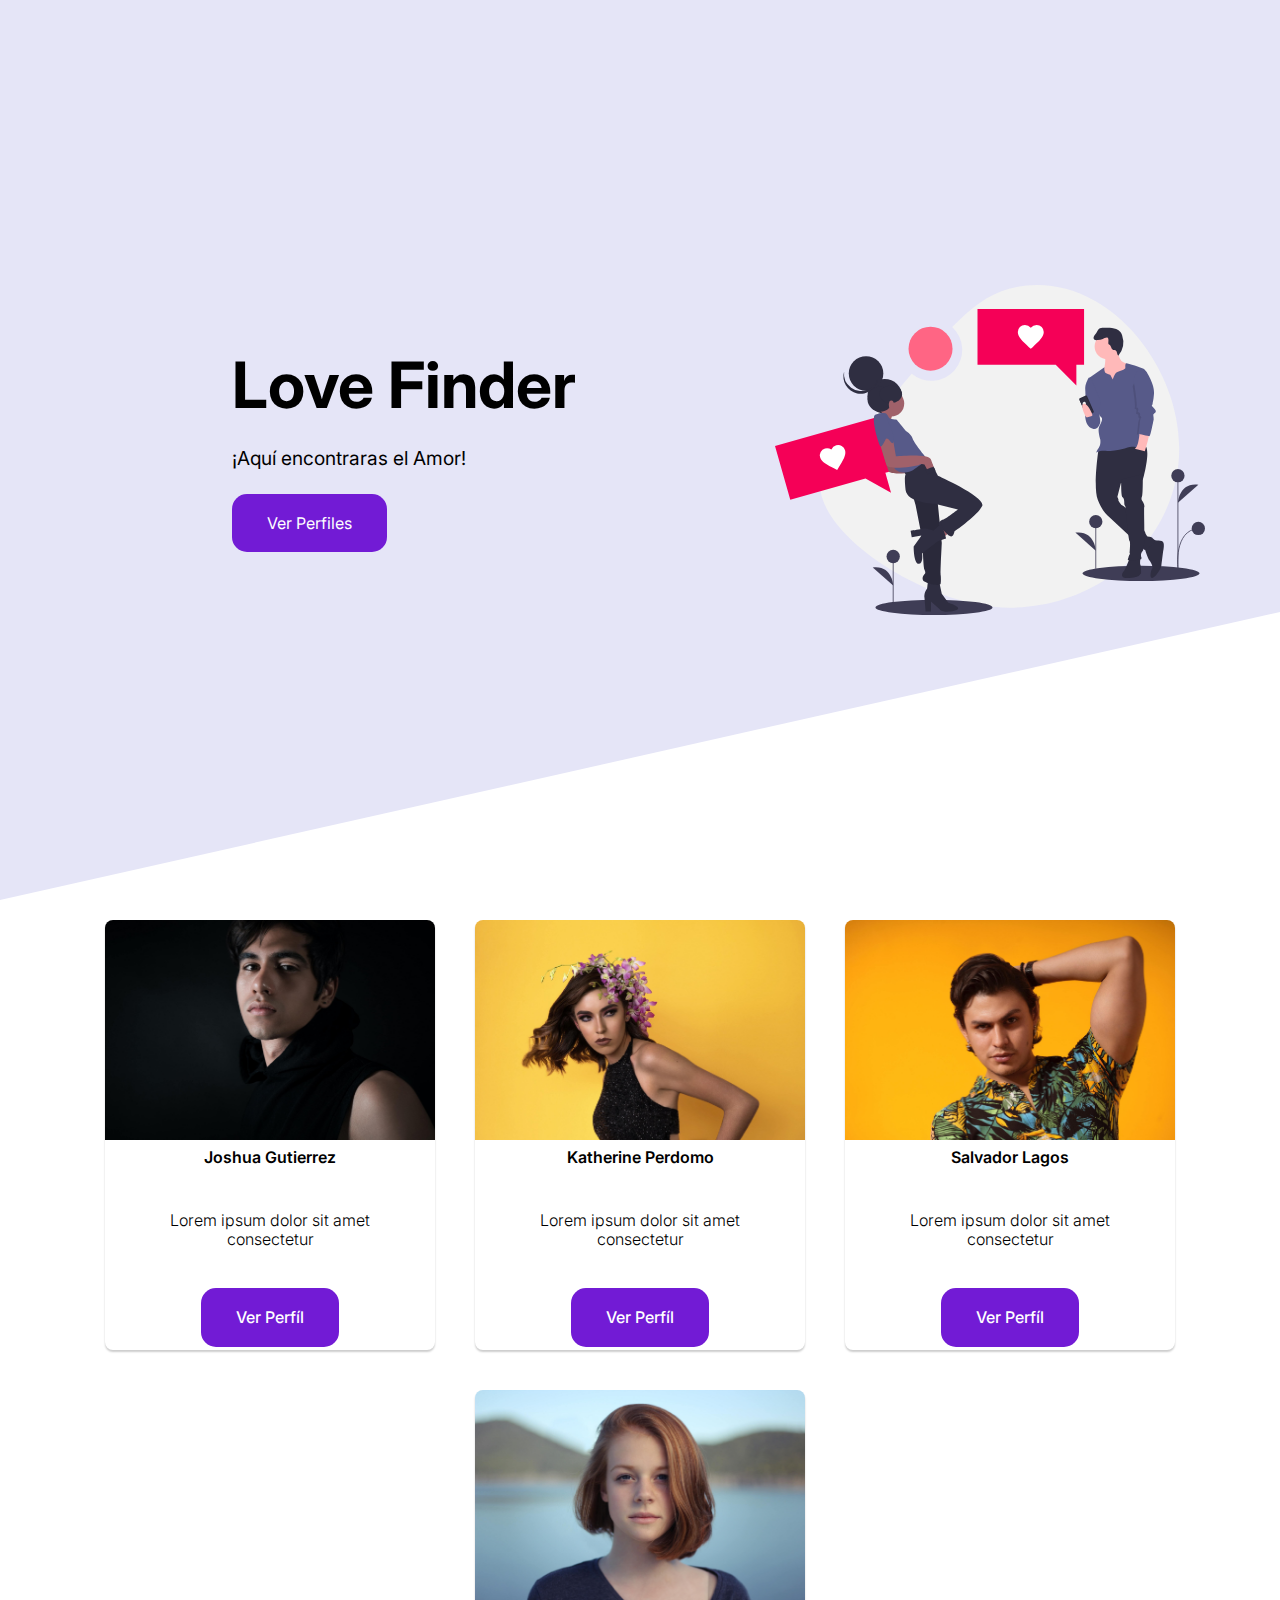
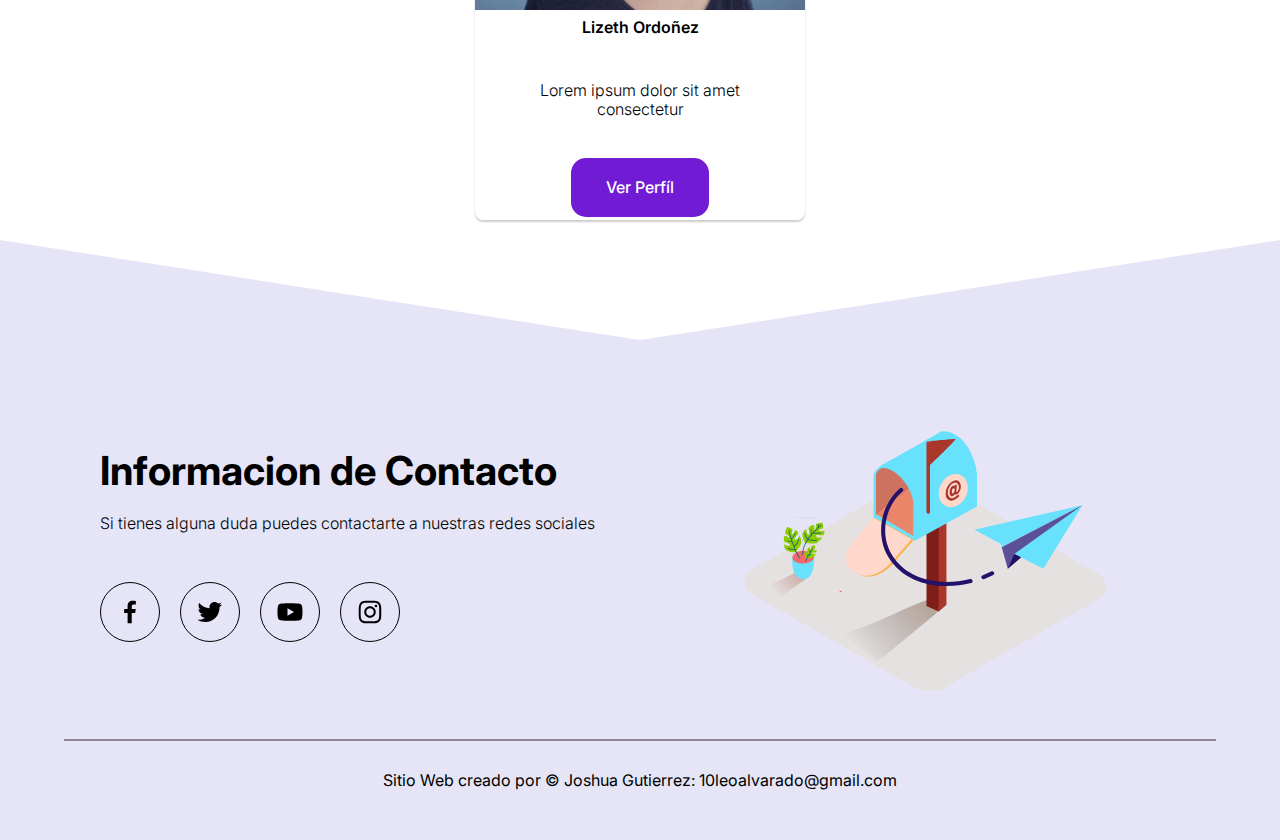
<file: index.html>
<!DOCTYPE html>
<html lang="es">

<head>
    <meta charset="UTF-8">
    <meta name="viewport" content="width=device-width, initial-scale=1.0">
    <title>Love Finder</title>
    <link rel="shortcut icon" href="assets/Heart_Icon.png" type="image/x-icon">
    <link rel="stylesheet" href="css/normalize.css">
    <link rel="stylesheet" href="css/style.css">
    <!-- <link rel="stylesheet" href="css/login.css"> -->

    <!-- <link rel="stylesheet" href="css/main.css"> -->
</head>

<body>
    <header class="hero">
        <div class="hero_container container">
            <div class="hero_texts">
                <h1 class="hero_title">Love Finder</h1>
                <p class="hero_copy">¡Aquí encontraras el Amor!</p>
                <!-- <a href="#contenido" class="cta">Ver Contenido de la Biblioteca</a> -->
                <a href="#categorias" class="cta">Ver Perfiles</a>
            </div>
            <img src="assets/Heart_SVG_2.svg" class="hero_img">
        </div>
    </header>

    <main class="main">

        <div class="container_card" id="categorias">

            <div class="card_">

                <img src="assets/Persona_1.jpg" alt="">
                <h4>Joshua Gutierrez</h4>
                <p>Lorem ipsum dolor sit amet consectetur</p>
                <a href="categorias/Joshua_Gutierrez.html" class="cta">Ver Perfíl</a>

            </div>

            <div class="card_">

                <img src="assets/Persona_2.jpg" alt="">
                <h4>Katherine Perdomo</h4>
                <p>Lorem ipsum dolor sit amet consectetur</p>
                <a href="categorias/Katherine_Perdomo.html" class="cta">Ver Perfíl</a>

            </div>

            <div class="card_">

                <img src="assets/Persona_3.jpg" alt="">
                <h4>Salvador Lagos</h4>
                <p>Lorem ipsum dolor sit amet consectetur</p>
                <a href="categorias/Salvador_Lagos.html" class="cta">Ver Perfíl</a>

            </div>

            <div class="card_">

                <img src="assets/Persona_4.jpg" alt="">
                <h4>Lizeth Ordoñez</h4>
                <p>Lorem ipsum dolor sit amet consectetur</p>
                <a href="categorias/Lizeth_Ordoñez.html" class="cta">Ver Perfíl</a>

            </div>

        </div>

    </main>

    <footer class="footer">
        <div class="footer_container container">
            <div class="footer_contact">
                <div class="footer_texts">
                    <h2 class="title">Informacion de Contacto</h2>
                    <p class="footer_copy">Si tienes alguna duda puedes contactarte a nuestras redes sociales</p>

                    <div class="footer_social">
                        <a href="#" class="footer_link">
                            <img src="assets/bxl-facebook.svg" class="footer_icon">
                        </a>
                        <a href="#" class="footer_link">
                            <img src="assets/bxl-twitter.svg" class="footer_icon">
                        </a>
                        <a href="#" class="footer_link">
                            <img src="assets/bxl-youtube.svg" class="footer_icon">
                        </a>
                        <a href="#" class="footer_link">
                            <img src="assets/bxl-instagram.svg" class="footer_icon">
                        </a>
                    </div>
                </div>

                <figure class="footer_picture">
                    <img src="assets/message-ilustration.svg" class="footer_img">
                </figure>
            </div>

            <p class="footer_copyright">
                Sitio Web creado por &copy; Joshua Gutierrez:
            </p>
        </div>
    </footer>

    <!-- <div class="login-box">
        <h2>Login</h2>
        <form action="https://usebasin.com/f/347e2b6dd845" method="POST">
            <div class="user-box">
                <input type="text" name="" required="">
                <label>Username</label>
            </div>
            <div class="user-box">
                <input type="password" name="" required="">
                <label>Password</label>
            </div>
            <a href="#">
                <span></span>
                <span></span>
                <span></span>
                <span></span> Submit
            </a>
        </form>
    </div> -->

    <!-- <form action="https://usebasin.com/f/347e2b6dd845" method="POST" enctype="multipart/form-data" id="form">
        <label for="name">Name</label>
            <input type="text" name="name" />
            <label for="email">Email</label>
            <input type="email" name="email" required />
            <label for="message">Message</label>
            <textarea name="message"></textarea>
            <label for="checkbox1">Checkbox</label>
            <input type="checkbox" name="checkbox1" />
            <label for="checkbox2">Checkbox</label>
            <input type="checkbox" name="checkbox2" />
            <label for="radio1">Radio1</label>
            <input id="radio1" type="radio" name="radio" value="radio1" checked />
            <label for="radio2">Radio2</label>
            <input id="radio2" type="radio" name="radio" value="radio2" />
            <label for="file-upload">File Upload</label>
            <input type="file" name="file-upload" />
            <button type="submit">Send</button>
            </form> -->
    <!-- Prueba -->
    <!-- <form action="https://public.herotofu.com/v1/1be82ac0-12c9-11ed-bc91-695741f28ee9" method="post">
        <div>
            <label for="name">Your Name</label>
            <input name="Name" id="name" type="text" required />
        </div>
        <div>
            <label for="email">Your Email</label>
            <input name="Email" id="email" type="email" required />
        </div>
        <div>
            <input type="submit" value="Download CTA" />
        </div>
    </form> -->
</body>

</html>
</file>
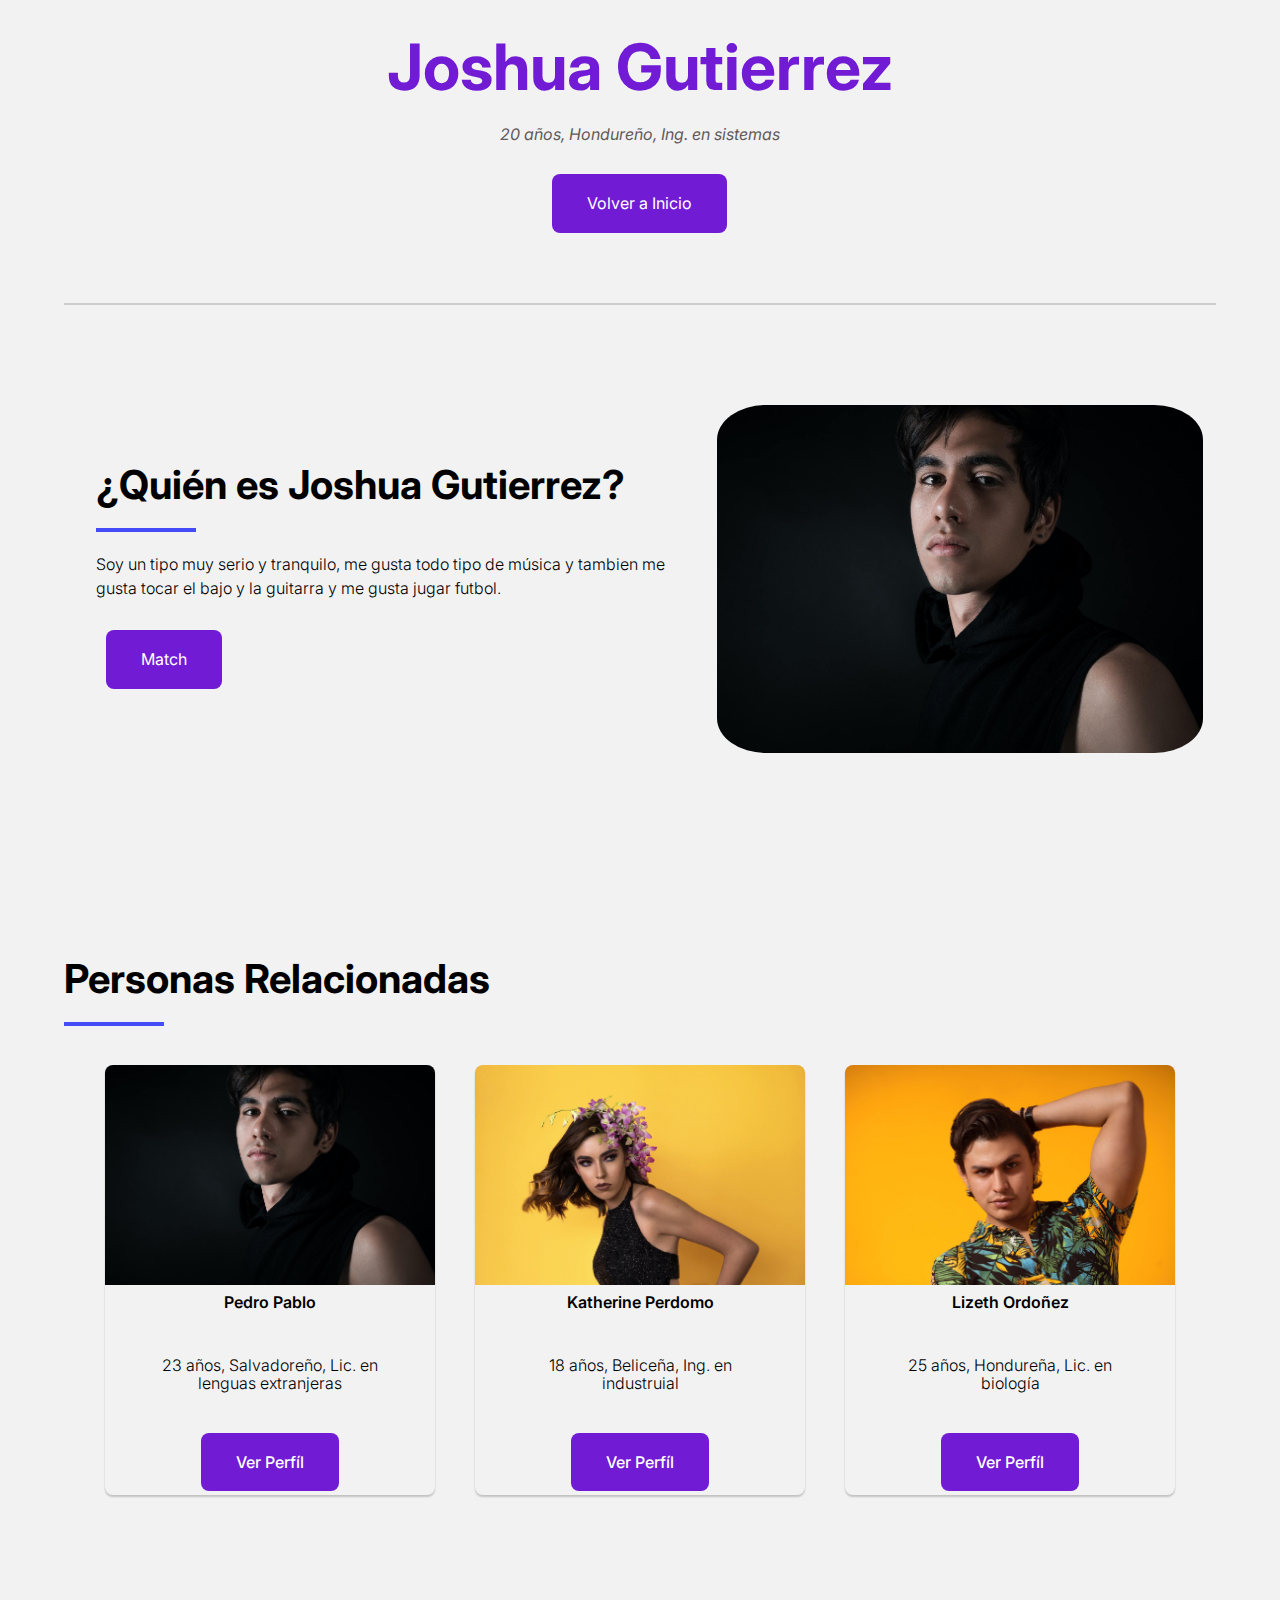
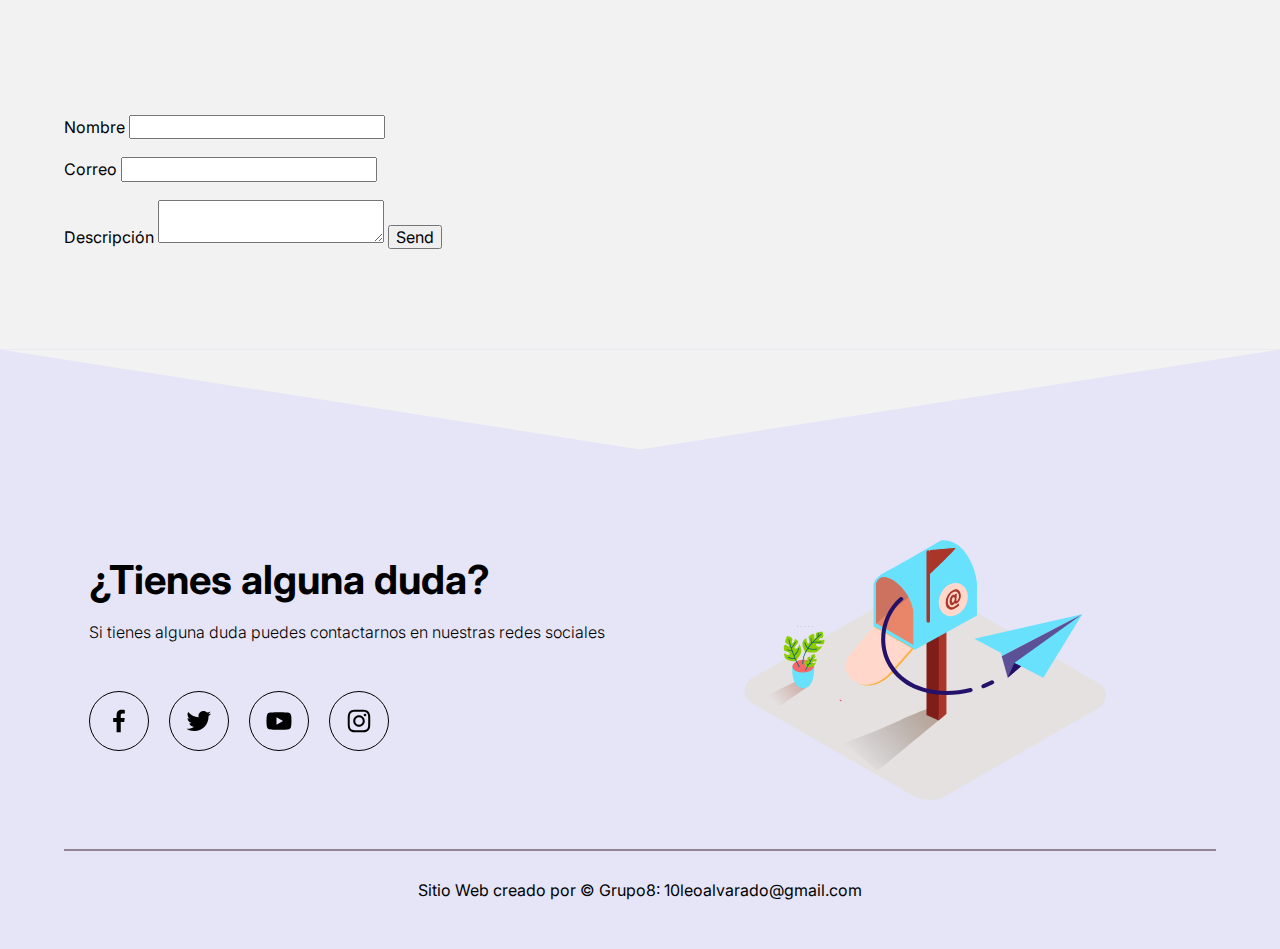
<file: categorias/Joshua_Gutierrez.html>
<!DOCTYPE html>
<html lang="es">

<head>
    <meta charset="UTF-8">
    <meta name="viewport" content="width=device-width, initial-scale=1.0">
    <title>Joshua Gutierrez</title>
    <link rel="shortcut icon" href="../assets/Heart_Icon.png" type="image/x-icon">
    <link rel="stylesheet" href="../css/normalize.css">
    <link rel="stylesheet" href="../css/hover.css">
</head>

<body>
    <main class="main">
        <section class="instructor container">
            <div class="instructor_container">
                <!-- <img src="../assets/portada-01.jpg" class="instructor_img">
                <h2 class="instructor_name">Doctrina</h2>
                <p class="instructor_tag">Tema de Doctrina</p> -->
                <h1 class="hero_title_C">Joshua Gutierrez</h1><br>
                <p class="instructor_paragraph">20 años, Hondureño, Ing. en sistemas </p><br>
                <a href="../index.html" class="cta" style="margin: 10px">Volver a Inicio</a>
                <!-- <a href="#contenido" class="cta">Ver Contenido</a> -->
            </div>
        </section>

        <section class="about container">

            <div class="about_course">
                <h2 class="title title--border">¿Quién es Joshua Gutierrez?</h2>
                <p class="about_paragraph">Soy un tipo muy serio y tranquilo, me gusta todo tipo de música y tambien me gusta tocar el bajo y la guitarra y me gusta jugar futbol. </p>
                <a href="../index.html" class="cta" style="margin: 10px">Match</a>

                <!-- <a href="#contenido" class="cta">Ver Contenido</a> -->
            </div>

            <figure class="about_picture">
                <img src="../assets/Persona_1.jpg" class="about_img">
            </figure>

        </section>

        <!-- <section class="card">
            <div class="container">
                <h2 class="title" id="contenido">Contenido</h2>
            </div>
        </section> -->


        <section class="container">
            <h2 class="title title--border">Personas Relacionadas</h2>
            <br>
            <div class=" container_card " id="categorias ">



                <div class="card_ ">

                    <img src="../assets/Persona_1.jpg " alt=" ">
                    <h4>Pedro Pablo</h4>
                    <p>23 años, Salvadoreño, Lic. en lenguas extranjeras </p>
                    <a href="# " class="cta ">Ver Perfíl</a>

                </div>

                <div class="card_ ">

                    <img src="../assets/Persona_2.jpg " alt=" ">
                    <h4>Katherine Perdomo</h4>
                    <p>18 años, Beliceña, Ing. en industruial </p>
                    <a href="# " class="cta ">Ver Perfíl</a>

                </div>

                <div class="card_ ">

                    <img src="../assets/Persona_3.jpg " alt=" ">
                    <h4>Lizeth Ordoñez</h4>
                    <p>25 años, Hondureña, Lic. en biología </p>
                    <a href="# " class="cta ">Ver Perfíl</a>

                </div>

            </div>

        </section>

        <section class="container">
            <form action="https://usebasin.com/f/347e2b6dd845" method="POST" enctype="multipart/form-data" id="form">
                <label for="name">Nombre</label>
                <input type="text" name="name" /><br><br>
                <label for="email">Correo</label>
                <input type="email" name="email" required /><br><br>
                <!-- <label for="message">Mensaje</label>
                <textarea name="message"></textarea><br> -->
                <!-- <label for="checkbox1">Checkbox</label>
                <input type="checkbox" name="checkbox1" />
                <label for="checkbox2">Checkbox</label>
                <input type="checkbox" name="checkbox2" /> -->
                <!-- <br> -->
                <label for="message">Descripción</label>
                <textarea name="message"></textarea>
                <!-- <label for="radio1">Radio1</label>
                <input id="radio1" type="radio" name="radio" value="radio1" checked />
                <label for="radio2">Radio2</label>
                <input id="radio2" type="radio" name="radio" value="radio2" />
                <label for="file-upload">File Upload</label>
                <input type="file" name="file-upload" /> -->
                <button type="submit">Send</button>
            </form>
        </section>

        <!-- Formulario -->
        <!-- <section class="container">
            <div class="footer-form">
                <h2 class="title-text">Más información</h2>
                <form action="enviar.php" method="post">
                    <input type="text" name="name" id="name" class="name" placeholder="NOMBRE">
                    <input type="text" name="mail" id="mail" class="email" placeholder="CORREO">
                    <input type="text" name="phone" id="subject" class="subject" placeholder="TELÉFONO">
                    <textarea name="message" class="message" placeholder="MENSAJE ... " id="message"></textarea>
                    <div class="clear"></div>
                    <div class="col-md-8">
                        <button class="btn-form" type="submit">ENVIAR </button>
                    </div>
                </form>
            </div>
        </section> -->

    </main>

    <footer class="footer ">
        <div class="footer_container container ">
            <div class="footer_contact ">
                <div class="footer_texts ">
                    <h2 class="title ">¿Tienes alguna duda?</h2>
                    <p class="footer_copy ">Si tienes alguna duda puedes contactarnos en nuestras redes sociales</p>

                    <div class="footer_social ">
                        <a href="# " class="footer_link ">
                            <img src="../assets/bxl-facebook.svg " class="footer_icon ">
                        </a>
                        <a href="# " class="footer_link ">
                            <img src="../assets/bxl-twitter.svg " class="footer_icon ">
                        </a>
                        <a href="# " class="footer_link ">
                            <img src="../assets/bxl-youtube.svg " class="footer_icon ">
                        </a>
                        <a href="# " class="footer_link ">
                            <img src="../assets/bxl-instagram.svg " class="footer_icon ">
                        </a>
                    </div>
                </div>

                <figure class="footer_picture ">
                    <img src="../assets/message-ilustration.svg " class="footer_img ">
                </figure>
            </div>

            <p class="footer_copyright ">
                Sitio Web creado por &copy; Grupo8:
            </p>
        </div>
    </footer>
</body>

</html>
</file>
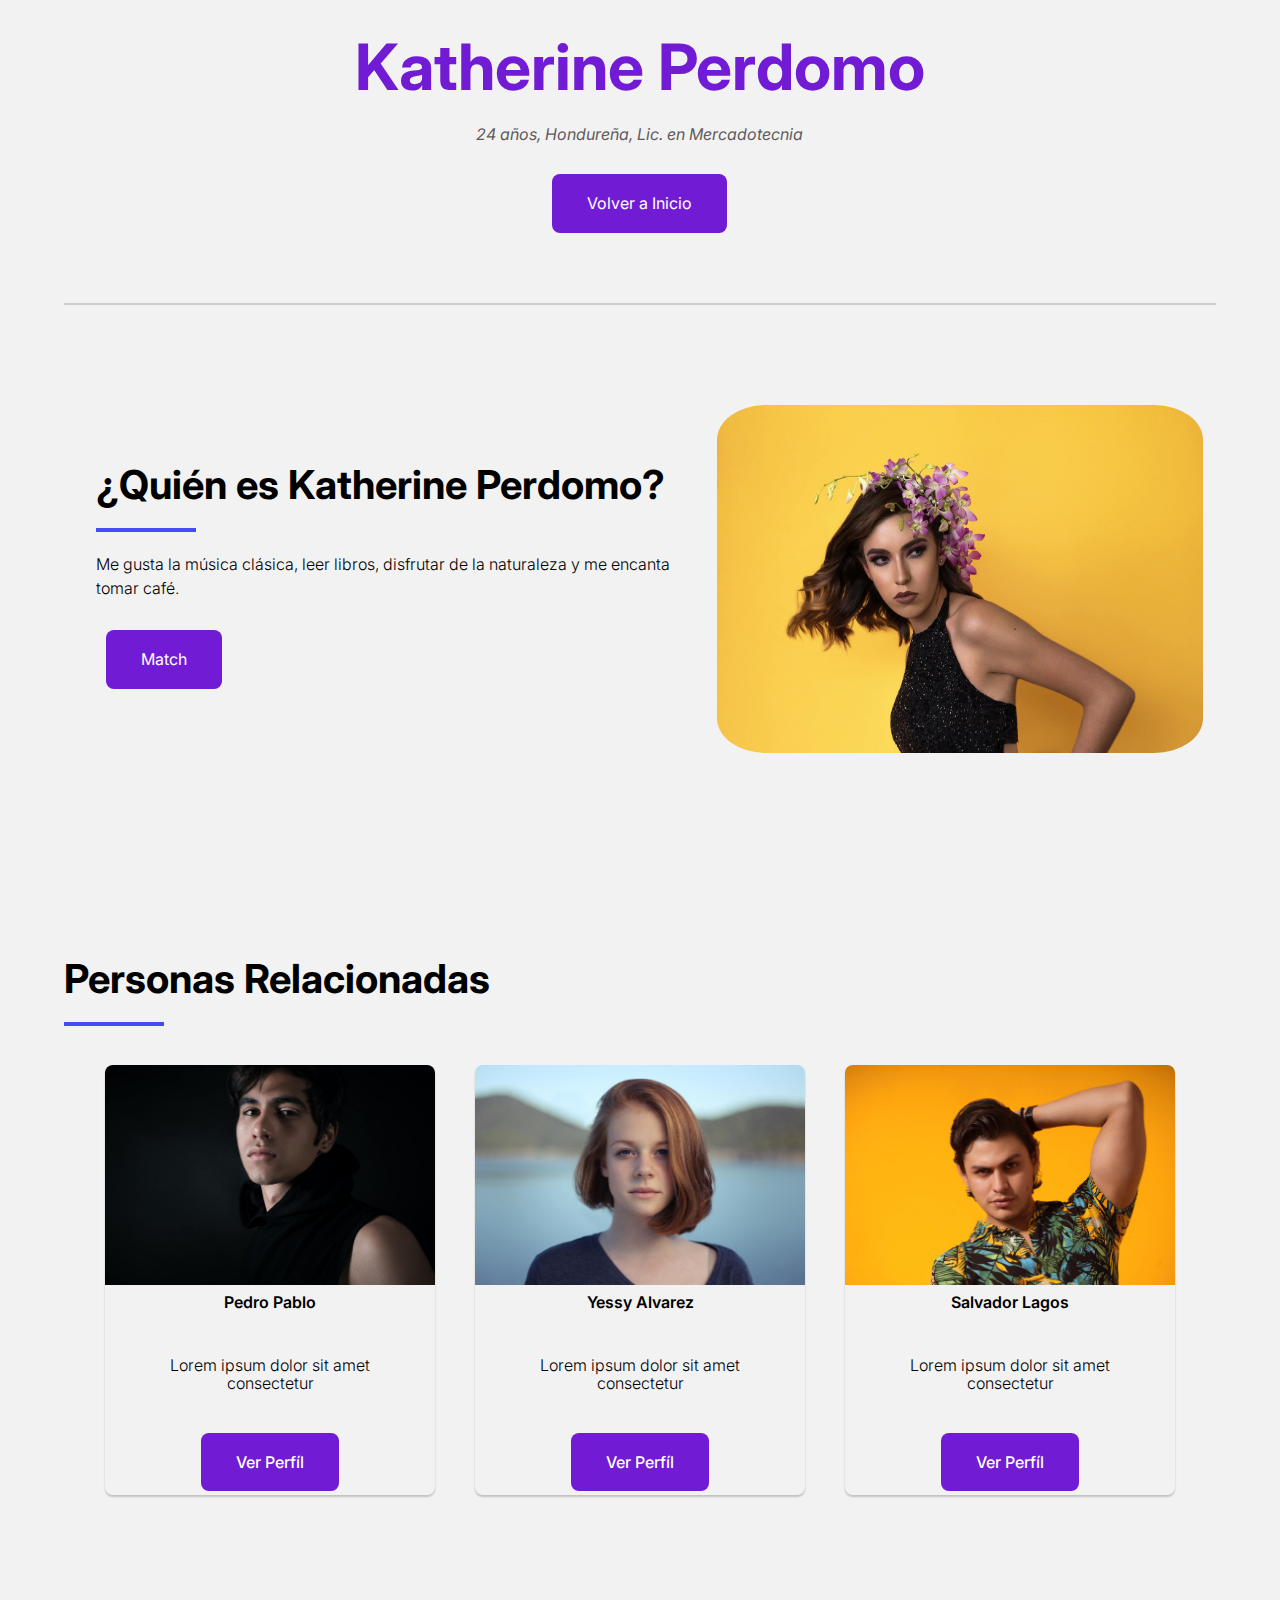
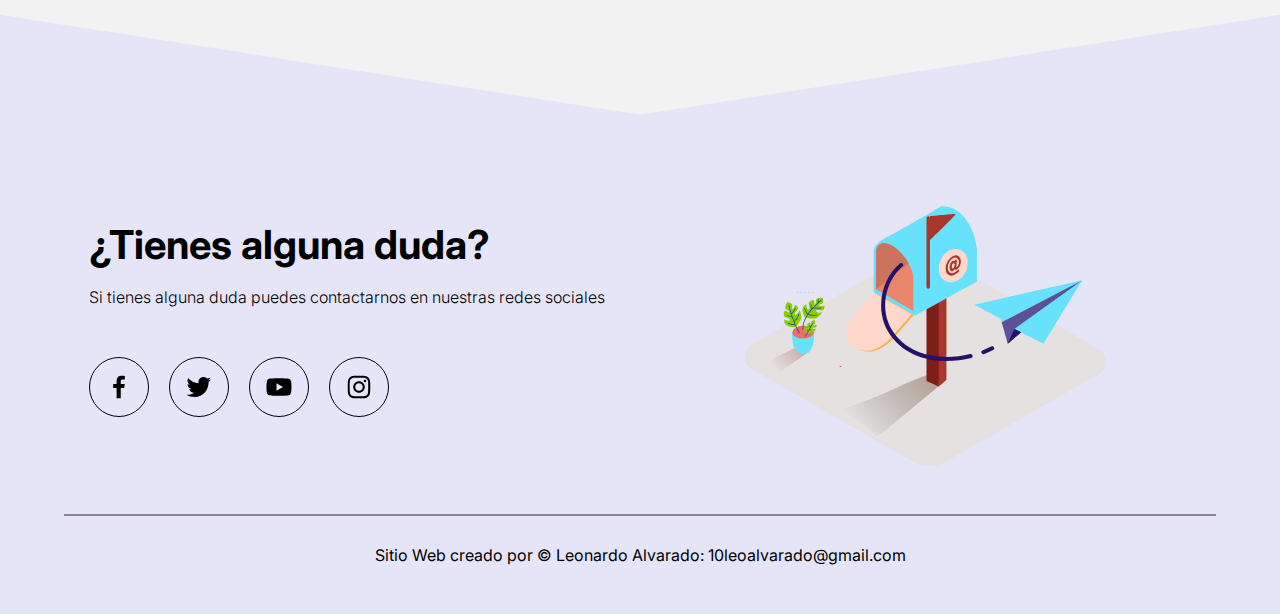
<file: categorias/Katherine_Perdomo.html>
<!DOCTYPE html>
<html lang="es">

<head>
    <meta charset="UTF-8">
    <meta name="viewport" content="width=device-width, initial-scale=1.0">
    <title>Katherine Perdomo</title>
    <link rel="shortcut icon" href="../assets/Heart_Icon.png" type="image/x-icon">
    <link rel="stylesheet" href="../css/normalize.css">
    <link rel="stylesheet" href="../css/hover.css">
</head>

<body>
    <main class="main">
        <section class="instructor container">
            <div class="instructor_container">
                <!-- <img src="../assets/portada-01.jpg" class="instructor_img">
                <h2 class="instructor_name">Doctrina</h2>
                <p class="instructor_tag">Tema de Doctrina</p> -->
                <h1 class="hero_title_C">Katherine Perdomo</h1><br>
                <p class="instructor_paragraph">24 años, Hondureña, Lic. en Mercadotecnia</p><br>
                <a href="../index.html" class="cta" style="margin: 10px">Volver a Inicio</a>
                <!-- <a href="#contenido" class="cta">Ver Contenido</a> -->
            </div>
        </section>

        <section class="about container">

            <div class="about_course">
                <h2 class="title title--border">¿Quién es Katherine Perdomo?</h2>
                <p class="about_paragraph">Me gusta la música clásica, leer libros, disfrutar de la naturaleza y me encanta tomar café. </p>
                <a href="../index.html" class="cta" style="margin: 10px">Match</a>

                <!-- <a href="#contenido" class="cta">Ver Contenido</a> -->
            </div>

            <figure class="about_picture">
                <img src="../assets/Persona_2.jpg" class="about_img">
            </figure>

        </section>

        <!-- <section class="card">
            <div class="container">
                <h2 class="title" id="contenido">Contenido</h2>
            </div>
        </section> -->

        <section class="container">
            <h2 class="title title--border">Personas Relacionadas</h2>
            <br>
            <div class=" container_card " id="categorias ">



                <div class="card_ ">

                    <img src="../assets/Persona_1.jpg " alt=" ">
                    <h4>Pedro Pablo</h4>
                    <p>Lorem ipsum dolor sit amet consectetur </p>
                    <a href="Joshua_Gutierrez.html" class="cta ">Ver Perfíl</a>

                </div>

                <div class="card_ ">

                    <img src="../assets/Persona_4.jpg " alt=" ">
                    <h4>Yessy Alvarez</h4>
                    <p>Lorem ipsum dolor sit amet consectetur </p>
                    <a href="Lizeth_Ordoñez.html " class="cta ">Ver Perfíl</a>

                </div>

                <div class="card_ ">

                    <img src="../assets/Persona_3.jpg " alt=" ">
                    <h4>Salvador Lagos</h4>
                    <p>Lorem ipsum dolor sit amet consectetur </p>
                    <a href="Salvador_Lagos.html" class="cta ">Ver Perfíl</a>

                </div>

            </div>

        </section>

        <!-- Formulario -->
        <!-- <section class="container">
            <div class="footer-form">
                <h2 class="title-text">Más información</h2>
                <form action="enviar.php" method="post">
                    <input type="text" name="name" id="name" class="name" placeholder="NOMBRE">
                    <input type="text" name="mail" id="mail" class="email" placeholder="CORREO">
                    <input type="text" name="phone" id="subject" class="subject" placeholder="TELÉFONO">
                    <textarea name="message" class="message" placeholder="MENSAJE ... " id="message"></textarea>
                    <div class="clear"></div>
                    <div class="col-md-8">
                        <button class="btn-form" type="submit">ENVIAR </button>
                    </div>
                </form>
            </div>
        </section> -->

    </main>

    <footer class="footer ">
        <div class="footer_container container ">
            <div class="footer_contact ">
                <div class="footer_texts ">
                    <h2 class="title ">¿Tienes alguna duda?</h2>
                    <p class="footer_copy ">Si tienes alguna duda puedes contactarnos en nuestras redes sociales</p>

                    <div class="footer_social ">
                        <a href="# " class="footer_link ">
                            <img src="../assets/bxl-facebook.svg " class="footer_icon ">
                        </a>
                        <a href="# " class="footer_link ">
                            <img src="../assets/bxl-twitter.svg " class="footer_icon ">
                        </a>
                        <a href="# " class="footer_link ">
                            <img src="../assets/bxl-youtube.svg " class="footer_icon ">
                        </a>
                        <a href="# " class="footer_link ">
                            <img src="../assets/bxl-instagram.svg " class="footer_icon ">
                        </a>
                    </div>
                </div>

                <figure class="footer_picture ">
                    <img src="../assets/message-ilustration.svg " class="footer_img ">
                </figure>
            </div>

            <p class="footer_copyright ">
                Sitio Web creado por &copy; Leonardo Alvarado:
            </p>
        </div>
    </footer>
</body>

</html>
</file>
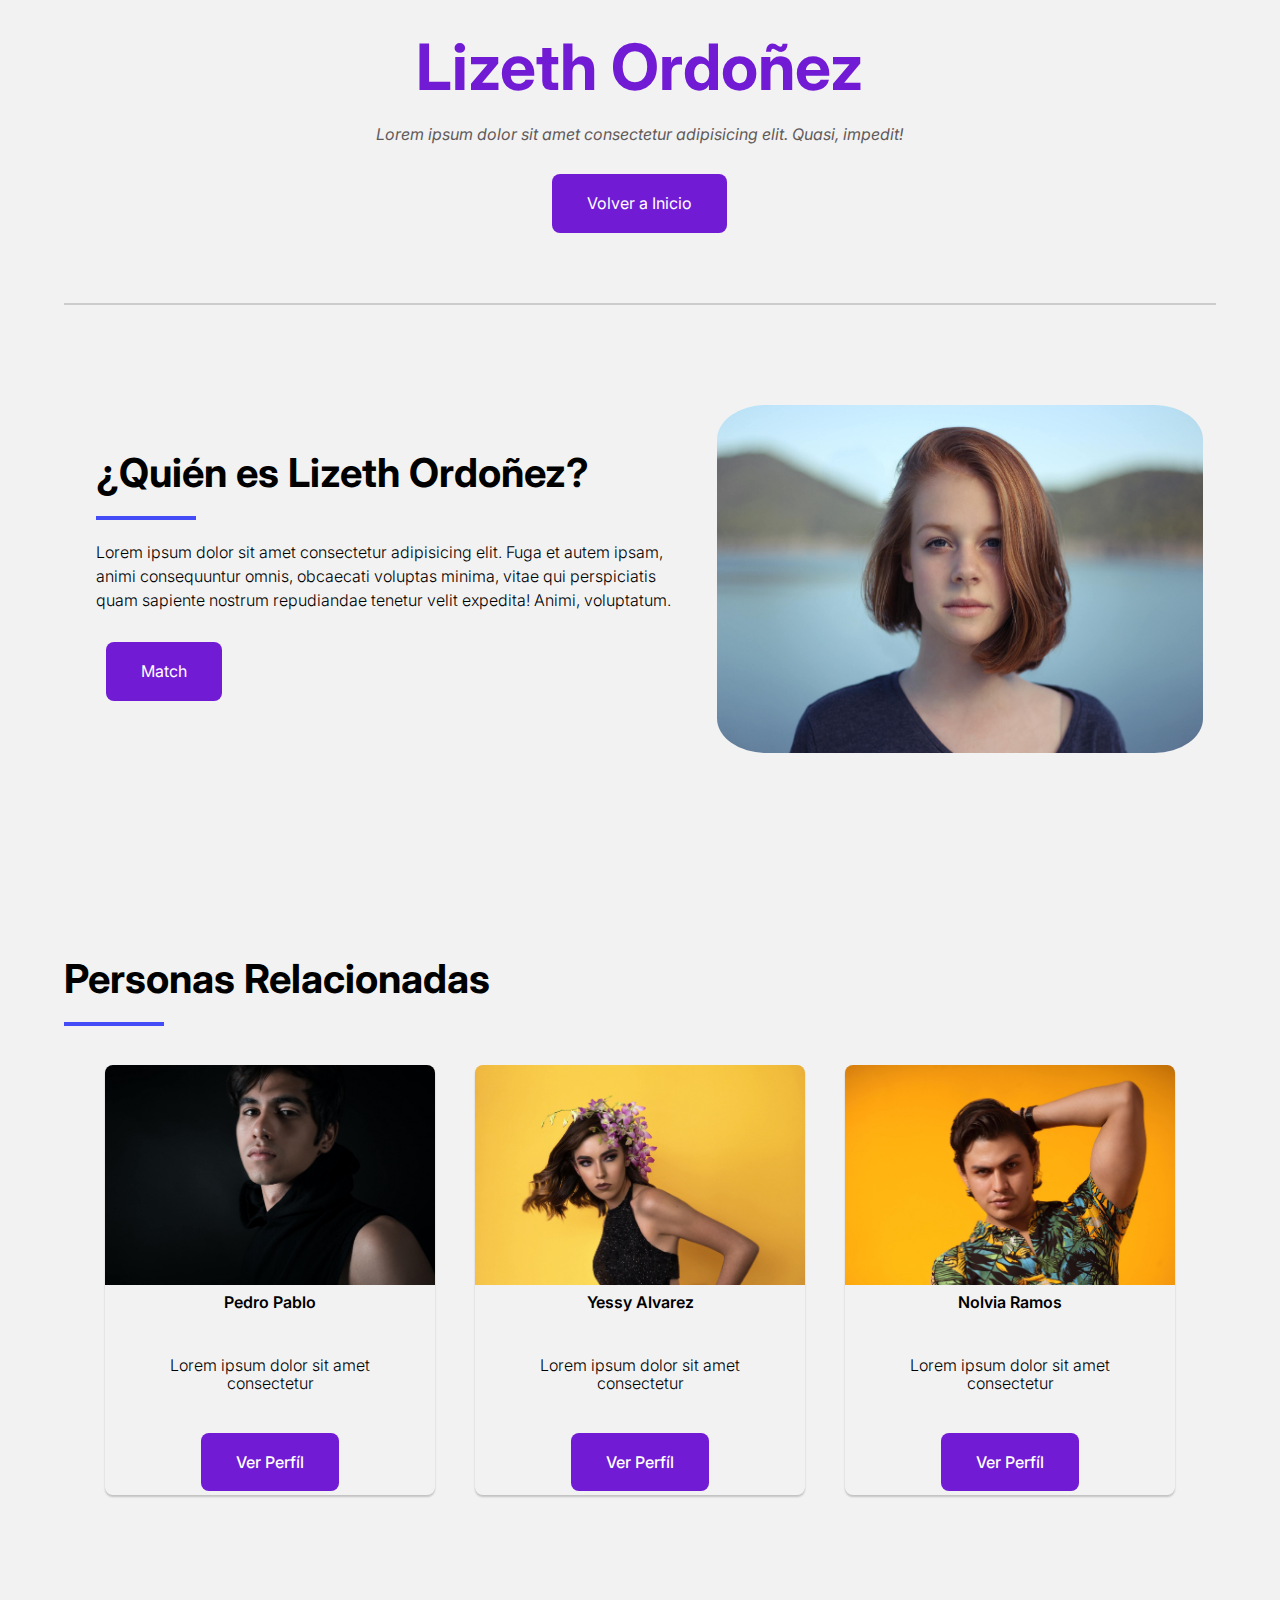
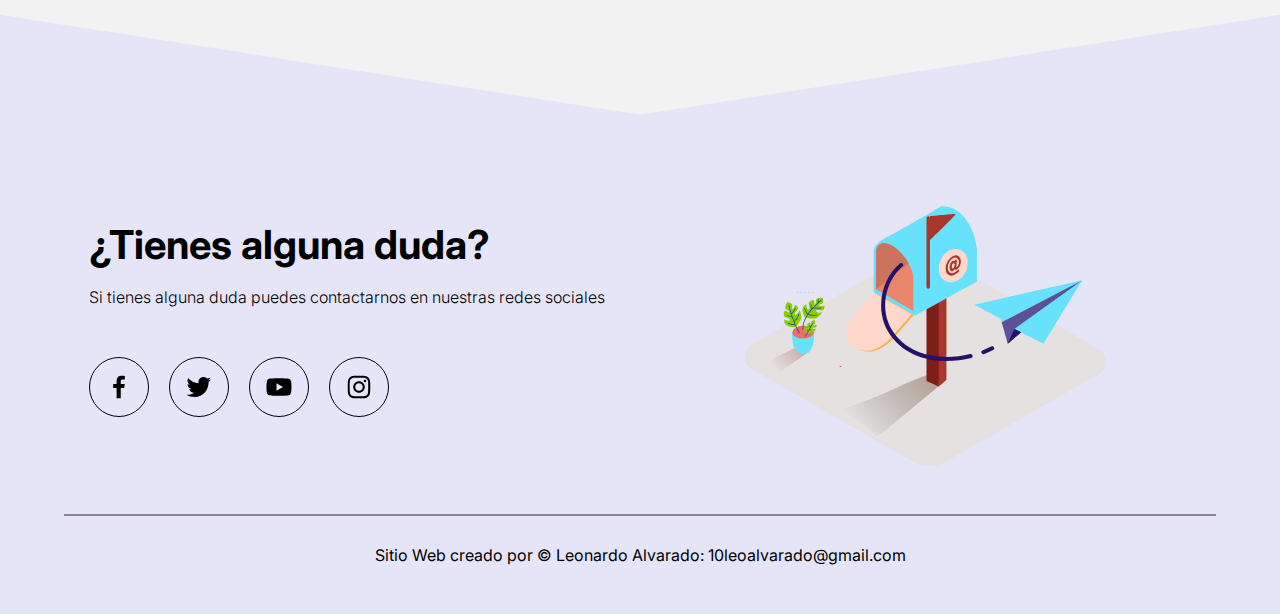
<file: categorias/Lizeth_Ordoñez.html>
<!DOCTYPE html>
<html lang="es">

<head>
    <meta charset="UTF-8">
    <meta name="viewport" content="width=device-width, initial-scale=1.0">
    <title>Lizeth Ordoñez</title>
    <link rel="shortcut icon" href="../assets/Heart_Icon.png" type="image/x-icon">
    <link rel="stylesheet" href="../css/normalize.css">
    <link rel="stylesheet" href="../css/hover.css">
</head>

<body>
    <main class="main">
        <section class="instructor container">
            <div class="instructor_container">
                <!-- <img src="../assets/portada-01.jpg" class="instructor_img">
                <h2 class="instructor_name">Doctrina</h2>
                <p class="instructor_tag">Tema de Doctrina</p> -->
                <h1 class="hero_title_C">Lizeth Ordoñez</h1><br>
                <p class="instructor_paragraph">Lorem ipsum dolor sit amet consectetur adipisicing elit. Quasi, impedit!</p><br>
                <a href="../index.html" class="cta" style="margin: 10px">Volver a Inicio</a>
                <!-- <a href="#contenido" class="cta">Ver Contenido</a> -->
            </div>
        </section>

        <section class="about container">

            <div class="about_course">
                <h2 class="title title--border">¿Quién es Lizeth Ordoñez?</h2>
                <p class="about_paragraph">Lorem ipsum dolor sit amet consectetur adipisicing elit. Fuga et autem ipsam, animi consequuntur omnis, obcaecati voluptas minima, vitae qui perspiciatis quam sapiente nostrum repudiandae tenetur velit expedita! Animi, voluptatum.</p>
                <a href="../index.html" class="cta" style="margin: 10px">Match</a>

                <!-- <a href="#contenido" class="cta">Ver Contenido</a> -->
            </div>

            <figure class="about_picture">
                <img src="../assets/Persona_4.jpg" class="about_img">
            </figure>

        </section>

        <!-- <section class="card">
            <div class="container">
                <h2 class="title" id="contenido">Contenido</h2>
            </div>
        </section> -->

        <section class="container">
            <h2 class="title title--border">Personas Relacionadas</h2>
            <br>
            <div class=" container_card " id="categorias ">



                <div class="card_ ">

                    <img src="../assets/Persona_1.jpg " alt=" ">
                    <h4>Pedro Pablo</h4>
                    <p>Lorem ipsum dolor sit amet consectetur </p>
                    <a href="# " class="cta ">Ver Perfíl</a>

                </div>

                <div class="card_ ">

                    <img src="../assets/Persona_2.jpg " alt=" ">
                    <h4>Yessy Alvarez</h4>
                    <p>Lorem ipsum dolor sit amet consectetur </p>
                    <a href="# " class="cta ">Ver Perfíl</a>

                </div>

                <div class="card_ ">

                    <img src="../assets/Persona_3.jpg " alt=" ">
                    <h4>Nolvia Ramos</h4>
                    <p>Lorem ipsum dolor sit amet consectetur </p>
                    <a href="# " class="cta ">Ver Perfíl</a>

                </div>

            </div>

        </section>

        <!-- Formulario -->
        <!-- <section class="container">
            <div class="footer-form">
                <h2 class="title-text">Más información</h2>
                <form action="enviar.php" method="post">
                    <input type="text" name="name" id="name" class="name" placeholder="NOMBRE">
                    <input type="text" name="mail" id="mail" class="email" placeholder="CORREO">
                    <input type="text" name="phone" id="subject" class="subject" placeholder="TELÉFONO">
                    <textarea name="message" class="message" placeholder="MENSAJE ... " id="message"></textarea>
                    <div class="clear"></div>
                    <div class="col-md-8">
                        <button class="btn-form" type="submit">ENVIAR </button>
                    </div>
                </form>
            </div>
        </section> -->

    </main>

    <footer class="footer ">
        <div class="footer_container container ">
            <div class="footer_contact ">
                <div class="footer_texts ">
                    <h2 class="title ">¿Tienes alguna duda?</h2>
                    <p class="footer_copy ">Si tienes alguna duda puedes contactarnos en nuestras redes sociales</p>

                    <div class="footer_social ">
                        <a href="# " class="footer_link ">
                            <img src="../assets/bxl-facebook.svg " class="footer_icon ">
                        </a>
                        <a href="# " class="footer_link ">
                            <img src="../assets/bxl-twitter.svg " class="footer_icon ">
                        </a>
                        <a href="# " class="footer_link ">
                            <img src="../assets/bxl-youtube.svg " class="footer_icon ">
                        </a>
                        <a href="# " class="footer_link ">
                            <img src="../assets/bxl-instagram.svg " class="footer_icon ">
                        </a>
                    </div>
                </div>

                <figure class="footer_picture ">
                    <img src="../assets/message-ilustration.svg " class="footer_img ">
                </figure>
            </div>

            <p class="footer_copyright ">
                Sitio Web creado por &copy; Leonardo Alvarado:
            </p>
        </div>
    </footer>
</body>

</html>
</file>
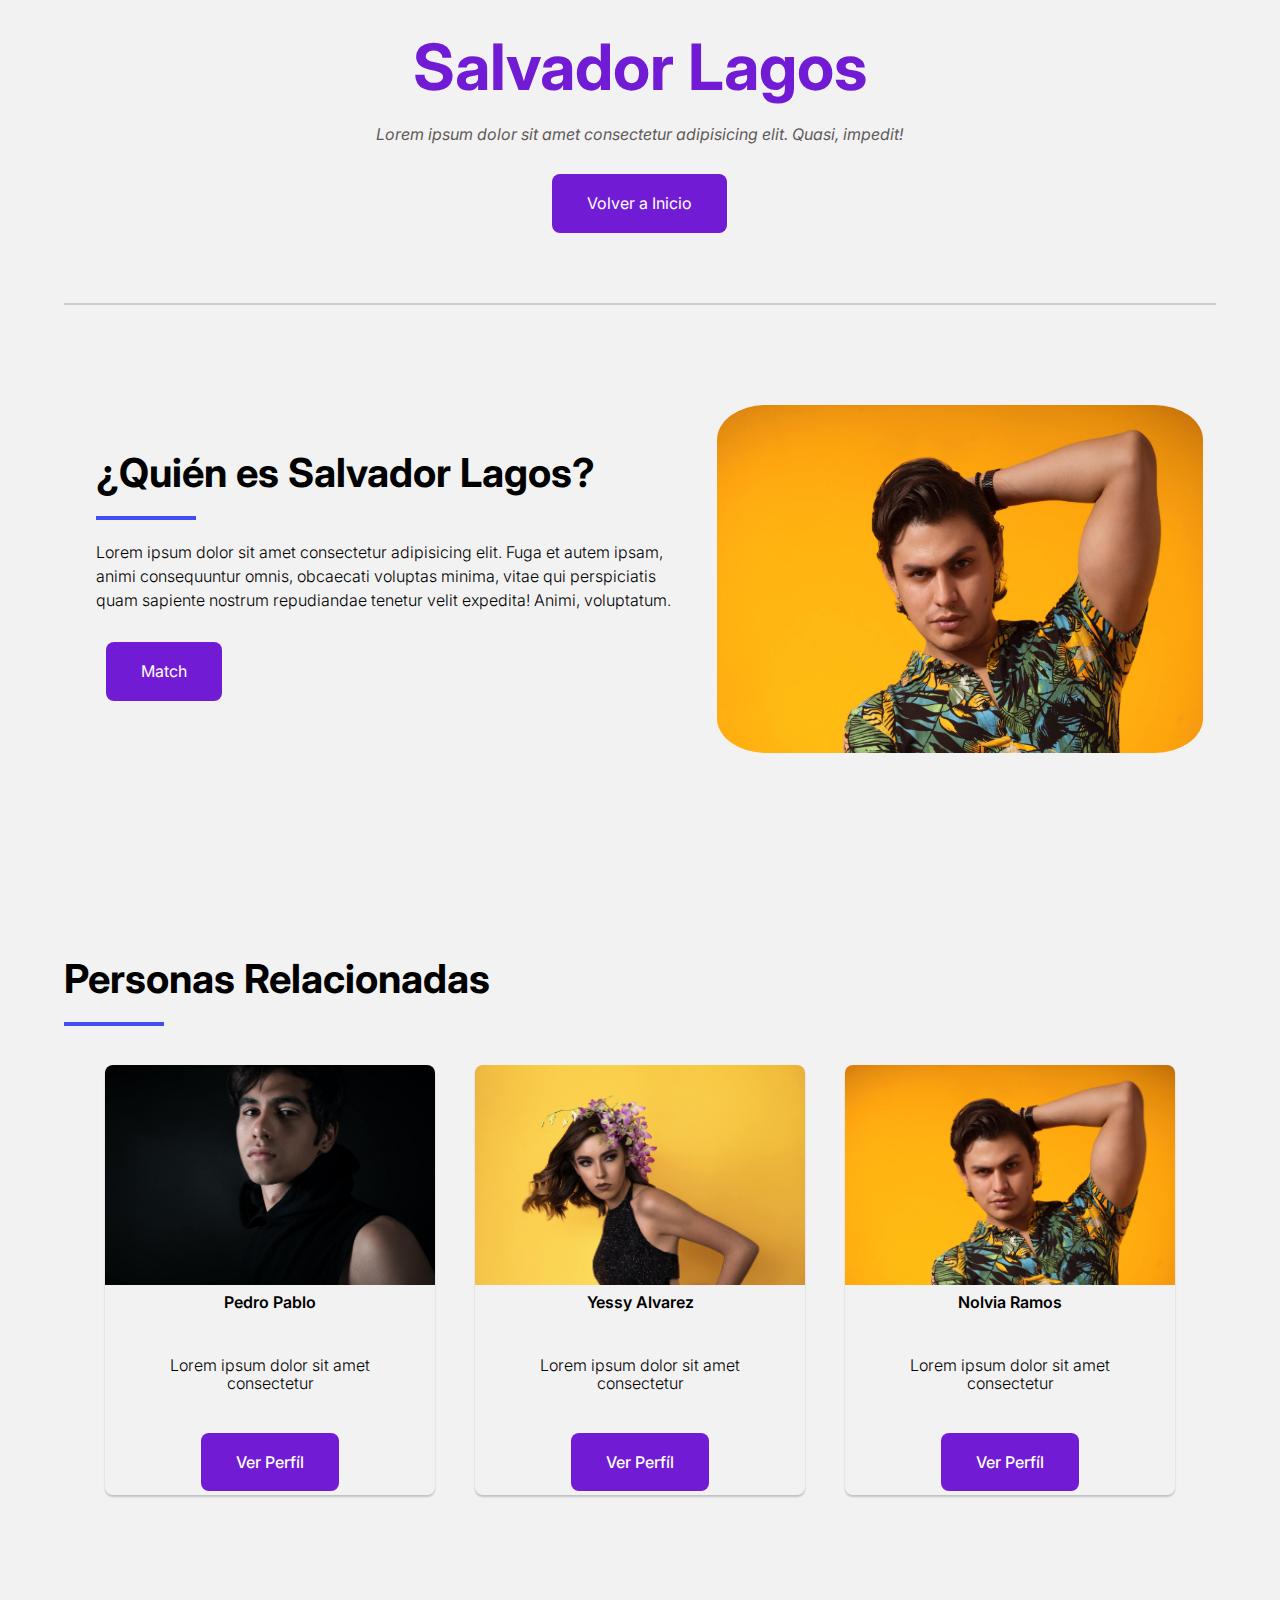
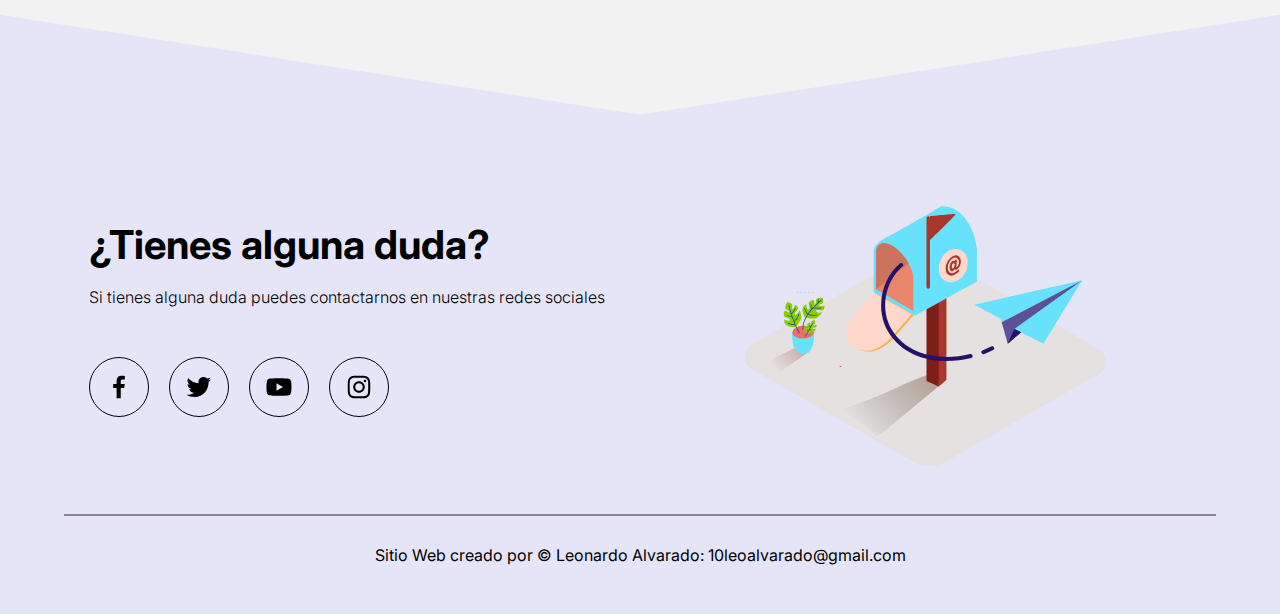
<file: categorias/Salvador_Lagos.html>
<!DOCTYPE html>
<html lang="es">

<head>
    <meta charset="UTF-8">
    <meta name="viewport" content="width=device-width, initial-scale=1.0">
    <title>Salvador Lagos</title>
    <link rel="shortcut icon" href="../assets/Heart_Icon.png" type="image/x-icon">
    <link rel="stylesheet" href="../css/normalize.css">
    <link rel="stylesheet" href="../css/hover.css">
</head>

<body>
    <main class="main">
        <section class="instructor container">
            <div class="instructor_container">
                <!-- <img src="../assets/portada-01.jpg" class="instructor_img">
                <h2 class="instructor_name">Doctrina</h2>
                <p class="instructor_tag">Tema de Doctrina</p> -->
                <h1 class="hero_title_C">Salvador Lagos</h1><br>
                <p class="instructor_paragraph">Lorem ipsum dolor sit amet consectetur adipisicing elit. Quasi, impedit!</p><br>
                <a href="../index.html" class="cta" style="margin: 10px">Volver a Inicio</a>
                <!-- <a href="#contenido" class="cta">Ver Contenido</a> -->
            </div>
        </section>

        <section class="about container">

            <div class="about_course">
                <h2 class="title title--border">¿Quién es Salvador Lagos?</h2>
                <p class="about_paragraph">Lorem ipsum dolor sit amet consectetur adipisicing elit. Fuga et autem ipsam, animi consequuntur omnis, obcaecati voluptas minima, vitae qui perspiciatis quam sapiente nostrum repudiandae tenetur velit expedita! Animi, voluptatum.</p>
                <a href="../index.html" class="cta" style="margin: 10px">Match</a>

                <!-- <a href="#contenido" class="cta">Ver Contenido</a> -->
            </div>

            <figure class="about_picture">
                <img src="../assets/Persona_3.jpg" class="about_img">
            </figure>

        </section>

        <!-- <section class="card">
            <div class="container">
                <h2 class="title" id="contenido">Contenido</h2>
            </div>
        </section> -->

        <section class="container">
            <h2 class="title title--border">Personas Relacionadas</h2>
            <br>
            <div class=" container_card " id="categorias ">



                <div class="card_ ">

                    <img src="../assets/Persona_1.jpg " alt=" ">
                    <h4>Pedro Pablo</h4>
                    <p>Lorem ipsum dolor sit amet consectetur </p>
                    <a href="# " class="cta ">Ver Perfíl</a>

                </div>

                <div class="card_ ">

                    <img src="../assets/Persona_2.jpg " alt=" ">
                    <h4>Yessy Alvarez</h4>
                    <p>Lorem ipsum dolor sit amet consectetur </p>
                    <a href="# " class="cta ">Ver Perfíl</a>

                </div>

                <div class="card_ ">

                    <img src="../assets/Persona_3.jpg " alt=" ">
                    <h4>Nolvia Ramos</h4>
                    <p>Lorem ipsum dolor sit amet consectetur </p>
                    <a href="# " class="cta ">Ver Perfíl</a>

                </div>

            </div>

        </section>

        <!-- Formulario -->
        <!-- <section class="container">
            <div class="footer-form">
                <h2 class="title-text">Más información</h2>
                <form action="enviar.php" method="post">
                    <input type="text" name="name" id="name" class="name" placeholder="NOMBRE">
                    <input type="text" name="mail" id="mail" class="email" placeholder="CORREO">
                    <input type="text" name="phone" id="subject" class="subject" placeholder="TELÉFONO">
                    <textarea name="message" class="message" placeholder="MENSAJE ... " id="message"></textarea>
                    <div class="clear"></div>
                    <div class="col-md-8">
                        <button class="btn-form" type="submit">ENVIAR </button>
                    </div>
                </form>
            </div>
        </section> -->

    </main>

    <footer class="footer ">
        <div class="footer_container container ">
            <div class="footer_contact ">
                <div class="footer_texts ">
                    <h2 class="title ">¿Tienes alguna duda?</h2>
                    <p class="footer_copy ">Si tienes alguna duda puedes contactarnos en nuestras redes sociales</p>

                    <div class="footer_social ">
                        <a href="# " class="footer_link ">
                            <img src="../assets/bxl-facebook.svg " class="footer_icon ">
                        </a>
                        <a href="# " class="footer_link ">
                            <img src="../assets/bxl-twitter.svg " class="footer_icon ">
                        </a>
                        <a href="# " class="footer_link ">
                            <img src="../assets/bxl-youtube.svg " class="footer_icon ">
                        </a>
                        <a href="# " class="footer_link ">
                            <img src="../assets/bxl-instagram.svg " class="footer_icon ">
                        </a>
                    </div>
                </div>

                <figure class="footer_picture ">
                    <img src="../assets/message-ilustration.svg " class="footer_img ">
                </figure>
            </div>

            <p class="footer_copyright ">
                Sitio Web creado por &copy; Leonardo Alvarado:
            </p>
        </div>
    </footer>
</body>

</html>
</file>
<file: css/style.css>
@import url('https://fonts.googleapis.com/css2?family=Inter:wght@300;400;600&display=swap');
:root {
    --color-primary: #444CF7;
    --color-title: #000;
    --align-title: left;
    --padding-container: 100px 0;
    --width-container: 90%;
    --max-width-container: 1200px;
    --color-btn: #721BD5;
    --text-btn: #fff;
    --padding-btn: 20px 35px;
    /* em se debe multiplicar por 16, por lo tanto 18 em son 188px*/
    --height-shape: 18em;
    /* colores */
    --color-btn2: #b9608a;
}

body {
    /* display: flex; */
    /* justify-content: center; */
    /* align-items: center; */
    font-family: 'Inter', sans-serif;
    background-color: #b295ec;
    opacity: 1;
    background-image: radial-gradient(#f744a9 0.7000000000000001px, transparent 0.7000000000000001px), radial-gradient(#45bafe 0.7000000000000001px, #E5E5F7 0.7000000000000001px);
    background-size: 28px 28px;
    background-position: 0 0, 14px 14px;
}

.container {
    width: var(--width-container);
    max-width: var(--max-width-container);
    padding: var(--padding-container);
    margin: 0 auto;
    overflow: hidden;
}

.container2 {
    width: var(--width-container);
    max-width: var(--max-width-container);
    padding: -20px 0;
    margin: 0 auto;
    overflow: hidden;
}

.hero {
    height: 100vh;
    min-height: 500px;
    position: relative;
    --padding-container: 0;
}

.hero_container {
    display: grid;
    height: 100%;
    grid-template-columns: 3fr 2fr;
    place-items: center;
    gap: 20px;
}

.hero_title {
    font-size: 4rem;
}

.hero_copy {
    font-size: 1.2rem;
    margin: 25px 0;
}

.hero_cta {
    display: inline-block;
    background: var(--color-btn);
    color: #fff;
    padding: var(--padding-btn);
    text-align: center;
    text-decoration: none;
}

.cta1 {
    display: inline-block;
    background: #fff;
    color: #000;
    border: 1px solid;
    border-color: var(--color-btn);
    padding: var(--padding-btn);
    text-align: center;
    text-decoration: none;
}

.hero_cta2 {
    display: inline-block;
    background: var(--color-btn2);
    color: #fff;
    padding: var(--padding-btn);
    text-align: center;
    text-decoration: none;
}

.hero_img {
    width: 95%;
}

.hero::after {
    content: "";
    display: block;
    position: absolute;
    height: var(--height-shape);
    width: 100%;
    bottom: 0;
    left: 0;
    background: #fff;
    /* Posiciona abajo */
    z-index: -1;
    /* Da forma a un elemento */
    clip-path: polygon(0 100%, 100% 100%, 100% 0);
}

.main {
    background: #fff;
}

.title {
    font-size: 2.5rem;
    text-align: var(--align-title);
    color: var(--color-title);
}

.title--border::after {
    content: "";
    display: block;
    width: 100px;
    margin-top: 20px;
    height: 4px;
    background: var(--color-primary);
}

.cta {
    display: inline-block;
    background: var(--color-btn);
    color: var(--text-btn);
    padding: var(--padding-btn);
    text-align: center;
    text-decoration: none;
    border-radius: 15px;
}


/* Cards Hover*/

.container_card {
    /* width: 100%; */
    /* max-width: 1200px; */
    /* height: 430px; */
    display: flex;
    flex-wrap: wrap;
    justify-content: center;
    margin: auto;
    /* padding-bottom: 80%; */
}

.container_card .card_ {
    width: 330px;
    height: 430px;
    border-color: #444CF7;
    border-radius: 8px;
    box-shadow: 0 2px 2px rgba(0, 0, 0, 0.2);
    overflow: hidden;
    margin: 20px;
    text-align: center;
    transition: all 0.25s;
}

.container_card .card_:hover {
    transform: translateY(-15px);
    box-shadow: 0 12px 16px rgba(0, 0, 0, 0.2);
}

.container_card .card_ img {
    width: 330px;
    height: 220px;
}

.container_card .card_ h4 {
    padding: 0.3em;
    font-weight: 600;
}

.container_card .card_ p {
    padding: 2.5em;
    font-size: 16px;
    font-weight: 300;
    text-align: center;
}

.container_card .card_ a {
    font-weight: 500;
    text-decoration: none;
    /* color: #3498db; */
}

.container_cont {
    padding-bottom: 100%;
}


/* Footer */

.footer {
    position: relative;
    --padding-container: 160px 0 50px;
}

.footer::before {
    content: "";
    position: absolute;
    width: 100%;
    height: 100px;
    background: #fff;
    top: 0;
    left: 0;
    clip-path: polygon(0 0, 100% 0, 50% 100%);
}

.footer_contact {
    display: grid;
    grid-template-columns: repeat(2, 1fr);
    gap: 20px;
    place-items: center;
    margin-bottom: 30px;
}

.footer_copy {
    margin: 20px 0;
    font-weight: 300;
}

.footer_social {
    display: flex;
    padding-top: 30px;
    flex-wrap: wrap;
}

.footer_link {
    width: 60px;
    height: 60px;
    border: 1px solid #000;
    border-radius: 50%;
    margin-right: 20px;
    margin-bottom: 20px;
    display: flex;
    justify-content: center;
    align-items: center;
}

.footer_icon {
    width: 30px;
}

.footer_picture {
    margin: 0;
}

.footer_img {
    width: 100%;
}

.footer_copyright {
    padding-top: 30px;
    border-top: 2px solid #918494;
    text-align: center;
}

.footer_copyright::after {
    content: "10leoalvarado@gmail.com";
}

@media screen and (max-width: 768px) {
     :root {
        --height-shape: 14em;
    }
    .hero_container {
        --padding-container: 60px 0;
        grid-template-columns: 1fr;
        grid-template-rows: 2fr 1fr;
    }
    .hero_img {
        order: -1;
        height: 95%;
    }
    .hero_title {
        font-size: 3.8rem;
    }
    .hero_cta {
        display: block;
        width: 90%;
        margin: 0 auto;
    }
    /* About */
    .about {
        grid-template-columns: 1fr;
        grid-template-rows: max-content 1f;
        gap: 80px;
    }
    .about_course {
        width: 100%;
    }
    .about_picture {
        order: -1;
    }
    .about_img {
        width: 100%;
    }
    .card_container {
        grid-template-columns: repeat(2, 1fr);
        grid-template-rows: repeat(5, 1fr);
        gap: 15px;
        grid-template-areas: "card1      ." "card1  card2" "card3  card2" "card3  card4" ".      card4";
    }
    /* Course */
    .course {
        grid-template-columns: repeat(6, 1fr);
    }
    .course_about {
        grid-column: 1/6;
    }
    .course_about--left {
        grid-column: 2/-1;
        ;
    }
    .course_picture {
        grid-column: 2/-1;
    }
    .course_picture--right {
        grid-column: 1/6;
    }
    .footer_contact {
        grid-template-columns: 1fr;
    }
    .footer_texts {
        order: -1;
        --align-title: center;
    }
    .footer_social {
        justify-content: space-evenly;
    }
}

@media screen and (max-width: 500px) {
     :root {
        --padding-btn: 20px 0;
    }
    .hero_container {
        --padding-container: 45px 0;
    }
    .hero_texts {
        text-align: center;
    }
    .hero_title {
        font-size: 3rem;
    }
    .hero_cta {
        display: block;
        width: 90%;
        margin: 0 auto;
    }
    .title {
        font-size: 2rem;
    }
    .cta {
        display: block;
    }
    .instructor {
        --padding-container: 60px 0;
    }
    .instructor_container {
        width: 90%;
    }
    /* About */
    .about {
        gap: 40px;
    }
    .about_course {
        width: 100%;
    }
    /* Card */
    .card_container {
        width: 97%;
        grid-template-columns: 1fr;
        grid-template-rows: repeat(4, 1fr);
        grid-template-areas: "card1" "card2" "card3" "card4";
    }
    /* Course */
    .course {
        grid-template-columns: 1fr;
        --padding-container: 80px 0 30px 0;
    }
    .course--modifier {
        --padding-container: 0 0 80px;
    }
    .course_about {
        padding: 20px 20px;
        width: 95%;
        grid-column: 1/-1;
        grid-row: 1/-1;
    }
    .course_picture {
        display: none;
    }
}
</file>
<file: css/login.css>
body {
    align-items: center;
    background-color: #000;
    display: flex;
    justify-content: center;
    height: 100vh;
}

.form {
    background-color: #15172b;
    border-radius: 20px;
    box-sizing: border-box;
    height: 500px;
    padding: 20px;
    width: 320px;
}

.title {
    color: #eee;
    font-family: sans-serif;
    font-size: 36px;
    font-weight: 600;
    margin-top: 30px;
}

.subtitle {
    color: #eee;
    font-family: sans-serif;
    font-size: 16px;
    font-weight: 600;
    margin-top: 10px;
}

.input-container {
    height: 50px;
    position: relative;
    width: 100%;
}

.ic1 {
    margin-top: 40px;
}

.ic2 {
    margin-top: 30px;
}

.input {
    background-color: #303245;
    border-radius: 12px;
    border: 0;
    box-sizing: border-box;
    color: #eee;
    font-size: 18px;
    height: 100%;
    outline: 0;
    padding: 4px 20px 0;
    width: 100%;
}

.cut {
    background-color: #15172b;
    border-radius: 10px;
    height: 20px;
    left: 20px;
    position: absolute;
    top: -20px;
    transform: translateY(0);
    transition: transform 200ms;
    width: 76px;
}

.cut-short {
    width: 50px;
}

.input:focus~.cut,
.input:not(:placeholder-shown)~.cut {
    transform: translateY(8px);
}

.placeholder {
    color: #65657b;
    font-family: sans-serif;
    left: 20px;
    line-height: 14px;
    pointer-events: none;
    position: absolute;
    transform-origin: 0 50%;
    transition: transform 200ms, color 200ms;
    top: 20px;
}

.input:focus~.placeholder,
.input:not(:placeholder-shown)~.placeholder {
    transform: translateY(-30px) translateX(10px) scale(0.75);
}

.input:not(:placeholder-shown)~.placeholder {
    color: #808097;
}

.input:focus~.placeholder {
    color: #dc2f55;
}

.submit {
    background-color: #08d;
    border-radius: 12px;
    border: 0;
    box-sizing: border-box;
    color: #eee;
    cursor: pointer;
    font-size: 18px;
    height: 50px;
    margin-top: 38px;
    /* outline: 0; */
    text-align: center;
    width: 100%;
}

.submit:active {
    background-color: #06b;
}
</file>
<file: css/main.css>
:root {
    --malibu: #6195ff;
    --black-russian: #1c1d21;
    --snow: #fafafa;
    --lava: #808588;
    --light-gray: #eee;
}

* {
    box-sizing: border-box;
    padding: 0;
    margin: 0;
}


/* Smooth Scrolling */

html {
    scroll-behavior: smooth;
}

body {
    /* font-family: 'Montserrat', sans-serif; */
    font-family: 'dimregular', sans-serif;
}


/* Utility Classes and Stylings */

a {
    color: black;
    text-decoration: none;
}

li {
    list-style-type: none;
}

h1,
h2,
h3,
h4,
h5,
h6,
p {
    margin: 0.8rem 0;
}

button {
    outline: 0;
    font-family: inherit;
}

.container {
    width: 94vw;
    margin: 0 auto;
}

.text-normal {
    color: white;
    font-weight: 500;
    line-height: 1.7;
}

img {
    width: 100%;
    display: block;
}

.py-4 {
    padding: 7rem 0;
}

.py-3 {
    padding: 5rem 0;
}

.text-large {
    font-size: 1.5rem;
    text-transform: capitalize;
}

.text-light {
    line-height: 1.8;
    font-weight: 500;
    color: white;
    font-size: 0.95rem;
    padding: 0.4rem 0;
}

.text-uppercase {
    font-size: 1.1rem;
    text-transform: uppercase;
    color: var(--malibu);
    font-weight: 400;
}

.btn-link {
    color: #8bd3f8;
    font-size: 0.9rem;
    font-weight: 500;
    text-transform: capitalize;
}

.portfolio-icons {
    display: flex;
}

.sq-icon {
    color: white;
    background: var(--malibu);
    width: 50px;
    height: 50px;
    border-radius: 50%;
    display: flex;
    align-items: center;
    justify-content: center;
    align-items: center;
    margin: 0 5px;
    cursor: pointer;
}

.sq-icon:hover {
    opacity: 0.9;
}


/* Header */

.banner1 {
    background: linear-gradient(rgba(0, 0, 0, 0.2), rgba(0, 0, 0, 0.6)), url(../img/Wall_1.jpg) center/cover fixed no-repeat;
}

.banner2 {
    background: linear-gradient(rgba(0, 0, 0, 0.2), rgba(0, 0, 0, 0.6)), url(../img/Wall_2.jpg) center/cover fixed no-repeat;
}

.banner3 {
    background: linear-gradient(rgba(0, 0, 0, 0.2), rgba(0, 0, 0, 0.6)), url(../img/Wall_3.jpg) center/cover fixed no-repeat;
}

.header {
    background: linear-gradient(rgba(0, 0, 0, 0.2), rgba(0, 0, 0, 0.6)), url(../img/Wall_1.jpg) center/cover fixed no-repeat;
}

.categorias {
    background: linear-gradient(rgba(0, 0, 0, 0.2), rgba(0, 0, 0, 0.6)), url(../img/Wall_1.jpg) center/cover fixed no-repeat;
}

.junta-directiva {
    background: linear-gradient(rgba(0, 0, 0, 0.2), rgba(0, 0, 0, 0.6)), url(../img/Wall_6.jpg) center/cover fixed no-repeat;
}

.header_2 {
    background: linear-gradient(rgba(0, 0, 0, 0.2), rgba(0, 0, 0, 0.6)), url(../img/Wall_2.jpg) center/cover fixed no-repeat;
}

.header_3 {
    background: linear-gradient(rgba(0, 0, 0, 0.2), rgba(0, 0, 0, 0.6)), url(../img/Wall_3.jpg) center/cover fixed no-repeat;
}

.header_man {
    background: linear-gradient(rgba(0, 0, 0, 0.2), rgba(0, 0, 0, 0.3)), url(../img/Wall_1.jpg) center/cover fixed no-repeat;
}

.header-wrapper {
    display: flex;
    flex-direction: column;
    align-items: stretch;
    min-height: 100vh;
    padding-top: 55.2px;
    /*max-height: 100vh;*/
    overflow: hidden;
}


/* Contador */

.header .countdown {
    margin-bottom: 1rem;
    text-align: center;
}

.header .countdown #clock .counter-number {
    display: inline-block;
    width: 7.5rem;
    height: 7.5rem;
    margin-right: 0.5rem;
    margin-bottom: 1.2rem;
    margin-left: 0.5rem;
    padding-top: 2rem;
    border-radius: 50%;
    background-color: rgba(255, 255, 255, 0.1);
    color: #ffffff;
    font-weight: 700;
    font-size: 2.25rem;
    line-height: 1.25rem;
}

.header .countdown #clock .counter-number .timer-text {
    color: #ffffff;
    font-weight: 600;
    font-size: 0.85rem;
    line-height: 2.5rem;
}

.header .countdown #clock_2 .counter-number {
    display: inline-block;
    width: 7.5rem;
    height: 7.5rem;
    margin-right: 0.5rem;
    margin-bottom: 1.2rem;
    margin-left: 0.5rem;
    padding-top: 2rem;
    border-radius: 50%;
    background-color: rgba(255, 255, 255, 0.1);
    color: #ffffff;
    font-weight: 700;
    font-size: 2.25rem;
    line-height: 1.25rem;
}

.header .countdown #clock_2 .counter-number .timer-text {
    color: #ffffff;
    font-weight: 600;
    font-size: 0.85rem;
    line-height: 2.5rem;
}

.header .countdown #clock_3 .counter-number {
    display: inline-block;
    width: 7.5rem;
    height: 7.5rem;
    margin-right: 0.5rem;
    margin-bottom: 1.2rem;
    margin-left: 0.5rem;
    padding-top: 2rem;
    border-radius: 50%;
    background-color: rgba(255, 255, 255, 0.1);
    color: #ffffff;
    font-weight: 700;
    font-size: 2.25rem;
    line-height: 1.25rem;
}

.header .countdown #clock_3 .counter-number .timer-text {
    color: #ffffff;
    font-weight: 600;
    font-size: 0.85rem;
    line-height: 2.5rem;
}


/* ----- */


/* IMG */

.header-banner .logo {
    width: 49rem;
    height: 45rem;
}

.header-banner .logo_paris {
    width: 15rem;
    height: 13rem;
}

.bar1,
.bar2,
.bar3 {
    width: 26px;
    height: 4px;
    background: black;
    margin: 6px 0;
    transition: all 0.6s ease;
}

.navbar-toggler {
    border: none;
    padding: 0 0.3rem;
    background: transparent;
    cursor: pointer;
}

.brand-and-toggler {
    display: flex;
    justify-content: space-between;
    align-items: center;
}

.navbar {
    background: white;
    padding: 0.5rem 0;
    border-bottom: 1.5px solid var(--light-gray);
}

.navbar-brand {
    font-weight: bold;
    font-size: 2rem;
}

.navbar-wrapper {
    position: fixed;
    top: 0;
    width: 100%;
    z-index: 999;
}

.navbar-collapse {
    background: var(--black-russian);
    position: fixed;
    top: 56px;
    right: 0;
    width: 260px;
    height: 100%;
    transform: translateX(300px);
}

.nav-item {
    padding: 0.8rem;
    border-bottom: 0.5px solid rgba(255, 255, 255, 0.2);
}

.nav-item:last-child {
    border-bottom: none;
}

.nav-item:hover {
    background: var(--malibu);
}

.nav-link {
    color: white;
    font-weight: 500;
    font-family: 'dimregular', sans-serif;
    font-weight: bold;
}


/* Show Nav */

.showNav {
    transform: translateX(0);
}

.animatedNav .bar1 {
    transform: rotate(-45deg) translate(-8px, 6px);
}

.animatedNav .bar2 {
    opacity: 0;
}

.animatedNav .bar3 {
    transform: rotate(45deg) translate(-8px, -8px);
}


/* ------------- */

.header-banner {
    flex: 1;
    display: flex;
    flex-direction: column;
    align-items: center;
    justify-content: center;
    text-align: center;
}

.banner-title {
    font-size: 2.8rem;
    text-transform: uppercase;
    color: white;
}

.banner-title-man {
    font-size: 1.8rem;
    text-transform: uppercase;
    color: white;
}

.banner-btns {
    margin-top: 1.2rem;
}

.banner-btn {
    background: transparent;
    padding: 0.7rem 1rem;
    font-family: inherit;
    font-size: 1rem;
    border: none;
    border-radius: 3px;
    cursor: pointer;
}

.banner-btn:first-child {
    background: white;
    margin-right: 0.4rem;
}

.banner-btn:last-child {
    background: var(--malibu);
    color: white;
}

.banner-btn:hover {
    opacity: 0.8;
}


/* Logo Footer */


/* Revisar Dimensiones */

.home .logo_final {
    height: 21px;
    width: 134px;
    display: inline;
}

.header_man .logo_final_man {
    height: 26rem;
    width: 46rem;
    display: inline;
    margin-bottom: 90px;
}


/* title - reused styling */

.title {
    margin-bottom: 4rem;
}

.title-text {
    text-transform: uppercase;
    font-size: 2rem;
    /* text-transform: capitalize; */
    text-align: center;
    color: white;
}

.title-text_azul {
    font-size: 2rem;
    text-transform: capitalize;
    text-align: center;
    color: #058CD1;
}

.title-underline {
    height: 4px;
    width: 40px;
    background: #8bd3f8;
    margin: 0 auto;
}

.single-about {
    text-align: center;
    border: 1.5px solid var(--light-gray);
    padding: 1.5rem 1.5rem 2.5rem;
    margin: 1rem;
}

.overlay {
    position: relative;
    color: white;
}

.single-about span {
    font-size: 2rem;
    display: block;
    padding: 1rem 0;
    color: #8bd3f8;
}

.overlay::after {
    content: "";
    position: absolute;
    top: 0;
    left: 0;
    width: 0;
    height: 100%;
    /* background: var(--black-russian); */
    background: linear-gradient(rgba(0, 0, 0, 0.2), rgba(0, 0, 0, 0.2)), url(../img/Solid_1.jpg ) center/cover fixed no-repeat;
    z-index: -1;
    transition: all 0.3s ease;
}

.overlay:hover::after {
    width: 100%;
}

.overlay:hover .text-large {
    /*color: black;*/
    color: #8bd3f8;
    transition: all 0.3s ease;
}


/* Margin Img */

.tiburones_img {
    margin: 0px 0px 0px 0px !important;
}


/* About Wall */

.about {
    background: linear-gradient(rgba(0, 0, 0, 0), rgba(0, 0, 0, 0)), url(../img/Solid_1.jpg) center/cover fixed no-repeat;
}


/* Portfolio */

.portfolio {
    /* background: var(--snow); */
    background: linear-gradient(rgba(0, 0, 0, 0), rgba(0, 0, 0, 0)), url(../img/Solid_2.jpg) center/cover fixed no-repeat;
}

.single-portfolio {
    position: relative;
    padding: 1.4rem;
}

.single-portfolio::after {
    content: "";
    position: absolute;
    top: 0;
    left: 0;
    width: 100%;
    height: 100%;
    background: rgba(0, 0, 0, 0.6);
    opacity: 0;
    transition: opacity 0.3s ease;
}

.single-portfolio:hover::after {
    opacity: 1;
}

.single-portfolio-content {
    text-align: center;
    position: absolute;
    top: 50%;
    left: 50%;
    transform: translate(-50%, -50%);
    z-index: 5;
}

.single-portfolio-content h3 {
    color: var(--malibu);
    text-transform: uppercase;
    font-weight: 500;
    font-size: 1.1rem;
    transform: translateY(15px);
    opacity: 0;
    transition: all 0.2s ease;
}

.single-portfolio:hover .single-portfolio-content h3 {
    transform: translateY(0);
    opacity: 1;
}

.single-portfolio-content h2 {
    font-size: 1.4rem;
    color: white;
    padding: 0.3rem 0 0.5rem;
    transform: translateY(15px);
    opacity: 0;
    transition: all 0.2s ease 0.1s;
}

.single-portfolio:hover .single-portfolio-content h2 {
    transform: translateY(0);
    opacity: 1;
}

.portfolio-icons {
    display: flex;
    justify-content: center;
    opacity: 0;
    transition: opacity 0.2s ease;
}

.single-portfolio:hover .portfolio-icons {
    opacity: 1;
}

.portfolio-wrapper {
    display: grid;
    grid-template-columns: repeat(2, 1fr);
}


/*Video*/

.video {
    position: relative;
    padding-bottom: 56.25%;
    height: 0;
}

.video iframe {
    position: absolute;
    top: 0;
    left: 0;
    width: 100%;
    height: 100%;
    border-radius: 7px;
}

.about-wrapper {
    width: 90%;
    margin-left: auto;
    margin-right: auto;
}


/* Services */

.services {
    background: linear-gradient(rgba(0, 0, 0, 0), rgba(0, 0, 0, 0)), url(../img/Wall_Blanco.png) center/cover fixed no-repeat;
}

.services_i {
    background: linear-gradient(rgba(0, 0, 0, 0), rgba(0, 0, 0, 0)), url(../img/Solid_2.jpg) center/cover fixed no-repeat;
}

.single-service {
    display: grid;
    /*grid-template-columns: 60px auto;*/
    padding: 1.5rem;
    /* border: 1.5px solid var(--light-gray); */
    margin: 1.4rem;
}

.single-service_tiburones {
    display: grid;
    /*grid-template-columns: 60px auto;*/
    padding: 1.5rem;
    /* border: 1.5px solid var(--light-gray); */
    margin: 1.4rem;
}

.services-icon {
    flex: 1;
    font-size: 1.9rem;
    color: #8bd3f8;
    margin-top: 0.8rem;
}

.single-service-content {
    flex: 6;
}


/* Features */

.features {
    /* background: var(--snow); */
    background: linear-gradient(rgba(0, 0, 0, 0.4), rgba(0, 0, 0, 0.4)), url(../img/Solid_2.jpg) center/cover fixed no-repeat;
}

.features-left .title .title-text {
    text-align: left;
}

.features-wrapper .title .title-underline {
    margin: 0;
}

.features-list li {
    display: flex;
    align-items: center;
}

.feat-list-icon {
    font-size: 1.7rem;
    margin-right: 1rem;
    color: var(--malibu);
}

.features-left {
    margin-bottom: 80px;
}


/* Prices */

.prices {
    background: linear-gradient(rgba(0, 0, 0, 0.4), rgba(0, 0, 0, 0.4)), url(../img/Solid_2.jpg) center/cover fixed no-repeat;
}

.single-price {
    text-align: center;
    padding: 2.5rem 0 4rem;
    border: 1.5px solid var(--light-gray);
    margin: 2rem 0;
    color: white;
}

.single-price .text-uppercase {
    /* color: var(--lava); */
    color: white;
}

.price-box {
    border: 3px solid var(--malibu);
    width: 140px;
    height: 140px;
    border-radius: 50%;
    display: flex;
    justify-content: center;
    align-items: center;
    line-height: 0.5;
    margin: 1.5rem auto;
}

.price-text {
    font-size: 3rem;
    color: white;
}

.price-text span {
    font-size: 1.1rem;
    text-transform: uppercase;
}

.pricing-list {
    margin: 1.5rem 0;
}

.pricing-list li {
    font-size: 1rem;
    padding: 0.2rem 0;
}

.price-text h2 {
    color: white;
}

.prices-btn {
    background: none;
    padding: 0.8rem 2rem;
    font-size: 1rem;
    color: var(--malibu);
    font-weight: 400;
    border-radius: 3px;
    border: 2px solid var(--malibu);
    cursor: pointer;
}

.prices .overlay::after {
    width: 100%;
    height: 0;
}

.single-price:hover::after {
    height: 100%;
}

.single-price:hover .text-uppercase {
    color: var(--malibu);
}

.price-text {
    color: white;
}

.single-price:hover .price-text {
    color: #0066cc;
}


/* Numbers */

.numbers {
    background: linear-gradient(rgba(0, 0, 0, 0), rgba(0, 0, 0, 0)), url(../img/Solid_1.jpg ) center/cover fixed no-repeat;
}

.numbers-icon {
    font-size: 2.3rem;
    color: #8bd3f8;
}

.number-text {
    font-size: 2.5rem;
    color: white;
}

.single-number {
    text-align: center;
    margin: 2rem;
}

.numbers .pdf {
    height: 21px;
    width: 134px;
    display: inline;
}


/* Reseñas */

.testimonial {
    background: linear-gradient(rgba(0, 0, 0, 0.5), rgba(0, 0, 0, 0.5)), url(../img/Solid_1.jpg ) center/cover fixed no-repeat;
}

.testimonial-wrapper .item {
    padding: 1.5rem;
}

.single-test-top .text-large {
    color: white;
}

.single-test-top img {
    width: 80px!important;
    height: 80px;
    border-radius: 50%;
}

.single-test-top {
    display: flex;
    align-items: center;
}

.single-test-top div {
    margin-left: 2rem;
}


/* team */


/* .team { */


/* background: linear-gradient(rgba(0, 0, 0, 0.5), rgba(0, 0, 0, 0.5)), url(../img/Solid_2.jpg ) center/cover fixed no-repeat; */


/* } */

.single-team {
    background: #f4f4f4;
    padding: 3rem 1.5rem;
    position: relative;
    margin: 1.8rem 0;
}

.team .title-text {
    color: black;
}

.team-img {
    position: relative;
}

.single-team:hover .team-img::after {
    height: 100%;
    background: rgba(0, 0, 0, 0.4);
}

.team-icons {
    position: absolute;
    top: 0;
    right: 0;
}

.team-icons .sq-icon {
    border-radius: 0;
    margin: 0;
}

.team-icon {
    display: flex;
}

.single-team .text-large {
    text-align: center;
    color: black;
}

.single-team .text-uppercase {
    text-align: center;
    color: var(--lava);
}

.single-team:hover .text-uppercase {
    color: white;
}

.team .overlay::after {
    width: 100%;
    height: 0;
    z-index: 1;
}

.single-team:hover::after {
    height: 100%;
}

.team-img {
    z-index: 2;
}

.team-icons {
    z-index: 2;
}

.team-footer {
    z-index: 2;
    color: white;
    position: relative;
}


/* .team .text-uppercase {
    font-size: 1.1rem;
    text-transform: uppercase;
    color: white;
    font-weight: 400;
} */


/* Tablas */


/* Tabla 1 */

.table {
    background: linear-gradient(rgba(0, 0, 0, 0.5), rgba(0, 0, 0, 0.5)), url(../img/Solid_2.jpg ) center/cover fixed no-repeat;
    padding: 4rem 0 5rem 0;
}

.content-table {
    margin-left: auto;
    margin-right: auto;
    border-collapse: collapse;
    font-size: 0.9em;
    min-width: 90%;
    border-radius: 5px 5px 0 0;
    overflow: hidden;
    box-shadow: 0 0 20px rgb(0 0 0 / 15%);
}

.content-table thead tr {
    background-color: var(--malibu);
    color: #ffffff;
    text-align: left;
    font-weight: bold;
}

.content-table th,
.content-table td {
    padding: 12px 15px;
}

.content-table tbody tr {
    border-bottom: 1px solid #dddddd;
}

.content-table tbody tr:nth-of-type(odd) {
    background-color: #eee;
}

.content-table tbody tr:nth-of-type(even) {
    background-color: #f3f3f3;
}

.content-table tbody tr:last-of-type {
    border-bottom: 2px solid var(--malibu);
}

.content-table tbody tr.active-row {
    font-weight: bold;
    color: var(--malibu);
}


/* CSS PARA 2 TABLA*/

.tabla table {
    margin-left: auto;
    margin-right: auto;
    min-width: 90%;
    border-radius: 5px 5px 5px 5px;
    border-collapse: collapse;
    box-shadow: 0 5px 10px #e1e5ee;
    background-color: white !important;
    text-align: left;
    overflow: hidden;
    font-family: 'dimregular', sans-serif;
}

.tabla thead {
    box-shadow: 0 5px 10px #e1e5ee;
}

.tabla th {
    padding: 1rem 2rem;
    text-transform: uppercase;
    letter-spacing: 0.1rem;
    font-size: 0.8rem;
    font-weight: 900;
}

.tabla td {
    padding: 1rem 2rem;
}

.tabla tr:nth-child(even) {
    background-color: #f4f4f4;
}

.td-first i {
    color: rgb(252, 200, 97);
}

.td-second i {
    color: rgb(180, 180, 180);
}

.td-third i {
    color: rgb(220, 179, 134);
}


/* Blog */

.blog {
    /* background: var(--snow); */
    background: linear-gradient(rgba(0, 0, 0, 0), rgba(0, 0, 0, 0)), url(../img/Solid_1.jpg ) center/cover fixed no-repeat;
}

.blog .text-large {
    color: white;
}

.single-blog {
    /* background: #e8f5ff; */
    /* border: 1.5px solid var(--black-russian); */
    box-shadow: 0 2px 4px hsl(0deg 0% 65%/25%);
}

.single-blog-content {
    padding: 1.5rem 1.5rem 3.5rem;
}

.single-blog-top span {
    font-size: 0.9rem;
    font-weight: 500;
    opacity: 0.8;
    margin: 0.8rem 0.8rem 0.8rem 0;
    display: inline-block;
    color: white;
}

.single-blog-top i {
    color: #8bd3f8;
    padding-right: 6px;
}


/* Contacto */

.contact {
    background: linear-gradient(rgba(0, 0, 0, 0.5), rgba(0, 0, 0, 0.5)), url(../img/Solid_2.jpg ) center/cover fixed no-repeat;
}

.contact .text-large {
    color: white;
}

.contact .text-light {
    color: var(--light-gray);
}

.contact-info {
    padding: 0.5rem;
}

.single-contact {
    padding: 1rem;
    margin: 1rem;
    text-align: center;
}

.single-contact span {
    font-size: 2rem;
    color: var(--malibu);
}

input[type="text"],
textarea {
    width: 100%;
    font-size: 0.95rem;
    font-family: inherit;
    font-weight: 500;
    padding: 0.7rem;
    border: none;
    background: #fafafa;
    margin: 0.6rem 0;
    border-radius: 7px;
}

input[type="text"]::placeholder {
    color: var(--black-russian);
    opacity: 0.6;
}

textarea::placeholder {
    color: var(--black-russian);
    opacity: 0.6;
}

.form-group {
    display: grid;
    grid-template-columns: repeat(2, 1fr);
    grid-gap: 1rem;
}

.btn-form {
    background: var(--malibu);
    border: none;
    color: white;
    padding: 0.8rem 2rem;
    font-size: 1rem;
    font-weight: 400;
    border-radius: 3px;
    cursor: pointer;
    display: block;
    margin: 1.5rem auto;
}


/* Scroll con jquery */

#container_q {
    position: fixed;
    top: 0px;
    left: 0;
    width: 400%;
    height: 100vh;
    display: flex;
}

#container_q .section_q {
    position: relative;
    width: 100%;
    height: 100%;
    padding: 100px;
    box-sizing: border-box;
    display: flex;
    justify-content: center;
    align-items: center;
}

#container_q .section_q .content_q {
    display: flex;
    justify-content: center;
    align-items: center;
}

#container_q .section_q .content_q .text_q {
    padding-right: 50px;
}

#container_q .section_q .content_q .text_q h1 {
    margin: 0;
    padding: 0;
    font-size: 4em;
}

#container_q .section_q .content_q .text_q p {
    font-size: 1.1em;
}

#container_q .section_q .content_q img {
    max-width: 400px;
}


/* footer */

.footer {
    background: var(--black-russian);
}

.footer-title {
    margin-bottom: 0;
}

.footer-title {
    font-size: 3rem;
    text-align: center;
    color: white;
}

.footer-social-icons {
    display: flex;
    justify-content: center;
    margin: 3rem 0 1rem;
}

.footer-text {
    text-align: center;
    margin-top: 2.1rem;
    text-transform: uppercase;
    color: white;
}

.documento-1,
.documento-2,
.documento-3 {
    padding: 2rem;
    cursor: pointer;
}

.container-documentos-fehna-pagina {
    width: 100%;
    display: flex;
    justify-content: space-around;
    align-items: center;
    flex-wrap: wrap;
}

.box {
    width: 100%;
    height: 5rem;
    margin: 1.5rem;
}

.box-title {
    background-color: white;
    height: 2.5rem;
    display: flex;
    align-items: center;
    border-radius: 7px;
    justify-content: flex-start;
    padding-left: 1rem;
    text-transform: uppercase;
    font-weight: bold;
    justify-content: space-between;
}

.box-container-pdf {
    display: flex;
    justify-content: space-around;
    align-items: center;
    flex-wrap: wrap;
}

.box-pdf {
    /*display: flex;
    flex-wrap: wrap;*/
    color: white;
    font-weight: bold;
    padding: 1.5rem;
    cursor: pointer;
    text-transform: uppercase;
}

.fa-arrow-down {
    margin-left: -2rem;
}

#pdf1 {
    cursor: pointer;
}

.botton-junta-directiva a {
    color: white;
    padding: 1rem;
    width: 100%;
}


/* Media Queries */

@media screen and (max-width: 500px) {
    /* Backgrounds */
    .about {
        /* width: 100%;
        height: 100%; */
        background: url(../img/Solid_2_iPhone.png);
        background-size: auto 100vh;
        background-attachment: fixed;
        position: relative;
    }
    .portfolio {
        /* width: 100%;
        height: 100%; */
        background: url(../img/Solid_1_iPhone.jpg);
        background-size: auto 100vh;
        background-attachment: fixed;
        position: relative;
    }
    .features {
        /* width: 100%;
        height: 100%; */
        background: url(../img/Solid_2_iPhone.png);
        background-size: auto 100vh;
        background-attachment: fixed;
        position: relative;
    }
    .prices {
        /* width: 100%;
        height: 100%; */
        background: url(../img/Solid_2_iPhone.png);
        background-size: auto 100vh;
        background-attachment: fixed;
        position: relative;
    }
    .numbers {
        /* width: 100%;
        height: 100%; */
        background: url(../img/Solid_2_iPhone.png );
        background-size: auto 100vh;
        background-attachment: fixed;
        position: relative;
    }
    .testimonial {
        /* width: 100%;
        height: 100%; */
        background: url(../img/Solid_1_iPhone.png );
        background-size: auto 100vh;
        background-attachment: fixed;
        position: relative;
    }
    .table {
        /* width: 100%;
        height: 100%; */
        background: url(../img/Solid_2_iPhone.png);
        background-size: auto 100vh;
        background-attachment: fixed;
        position: relative;
    }
    .blog {
        /* width: 100%;
        height: 100%; */
        background: url(../img/Solid_2_iPhone.png );
        background-size: auto 100vh;
        background-attachment: fixed;
        position: relative;
    }
    .contact {
        /* width: 100%;
        height: 100%; */
        background: url(../img/Solid_2_iPhone.png);
        background-size: auto 100vh;
        background-attachment: fixed;
        position: relative;
    }
    /* End of Backgrounds */
    .banner1 {
        /* width: 100%;
        height: 100%; */
        background: url(../img/Wall_1_iPhone.png) no-repeat;
        background-size: auto 110vh;
        background-attachment: fixed;
        position: relative;
    }
    .banner2 {
        /* width: 100%;
        height: 100%; */
        background: url(../img//Wall_2_iPhone.png) no-repeat;
        background-size: auto 110vh;
        background-attachment: fixed;
        position: relative;
    }
    .banner3 {
        /* width: 100%;
        height: 100%; */
        background: url(../img//Wall_3_iPhone.png) no-repeat;
        background-size: auto 110vh;
        background-attachment: fixed;
        position: relative;
    }
    .services {
        /* width: 100%;
        height: 100%; */
        background: url(../img/Wall_Blanco_iPhone.png) no-repeat;
        background-size: auto 100vh;
        background-attachment: fixed;
        position: relative;
    }
    .header {
        /* width: 100%;
        height: 100%; */
        background: url(../img/Wall_1_iPhone.png);
        background-size: auto 110vh;
        background-attachment: fixed;
        position: relative;
    }
    .header_2 {
        /* width: 100%;
        height: 100%; */
        background: url(../img/Wall_2_iPhone.png);
        background-size: auto 110vh;
        background-attachment: fixed;
        position: relative;
    }
    .header_3 {
        /* width: 100%;
        height: 100%; */
        background: url(../img/Wall_3_iPhone.png);
        background-size: auto 110vh;
        background-attachment: fixed;
        position: relative;
    }
    .header_man {
        /* width: 100%;
        height: 100%; */
        background: url(../img/Wall_1_iPhone.png);
        background-size: auto 110vh;
        background-attachment: fixed;
        position: relative;
    }
    .single-portfolio-content {
        display: none;
    }
    .single-portfolio {
        position: relative;
        padding: 0.4rem;
    }
    .single-portfolio img {
        border-radius: 4px;
    }
    .header_man .logo_final_man {
        height: 13rem;
        width: 21rem;
        display: inline;
        margin-bottom: 90px;
    }
    .header-banner .logo {
        width: 22rem;
        height: 18rem;
    }
    #activar {
        display: none;
    }
    .footer-column {
        display: flex;
        justify-content: center;
        flex-wrap: wrap;
        align-content: center;
    }
    /*a,
    a:hover {
        text-decoration: none !important;
        color: white;
    }*/
    .logo-fehna-banner {
        display: none;
    }
    /*CSS DE ULTIMOS CAMBIOS*/
    .footer-logo-fehna,
    .footer-form,
    .container-historia-col-1,
    .container-historia-col-2-1,
    .container-historia-col-2-2,
    .junta-directiva-1,
    .junta-directiva-2,
    .container-junta-directiva {
        width: 100%;
        flex-wrap: wrap;
    }
    .container-documentos-fehna {
        height: auto;
        font-size: 1.3rem;
        font-weight: bold;
    }
    .junta-directiva-1,
    .junta-directiva-2,
    .container-junta-directiva {
        width: 90%;
        margin: auto;
    }
    .botton-junta-directiva {
        width: 60%;
    }
    .documento-1,
    .documento-2,
    .documento-3 {
        width: 33.3%;
        height: 4rem;
        text-align: center;
        padding: 2rem !important;
        text-align: center;
        display: block;
    }
    .docuemnto-2 {
        width: 100%;
        height: 4rem;
        text-align: center;
    }
    .navbar-collapse {
        justify-content: flex-end;
        margin-left: 0;
    }
    .footer-wrapper img {
        margin-left: auto;
        margin-right: auto;
        width: 100% !important;
        display: flex;
        align-items: center;
        justify-content: center;
    }
    .box {
        height: auto;
    }
    .box-container-pdf {
        height: auto;
    }
    .box-pdf {
        width: 100%;
    }
}

@media screen and (min-width: 600px) {
    /* Backgrounds */
    /*.banner-title-man {
        position: relative;
        top: -14rem;
    }
    /* Backgrounds */
    .about {
        /* width: 100%;
        height: 100%; */
        background: url(../img/Solid_1.jpg);
        background-size: auto 100vh;
        background-attachment: fixed;
        position: relative;
    }
    /* .junta-directiva {
        background: url(../img/Wall_6.jpg);
        background-size: auto 100vh;
        background-attachment: fixed;
        position: relative;
    }
    .categorias {
        background: url(../img/Wall_1.jpg);
        background-size: auto 100vh;
        background-attachment: fixed;
        position: relative;
    } */
    .portfolio {
        /* width: 100%;
        height: 100%; */
        background: url(../img/Solid_2.jpg);
        background-size: auto 100vh;
        background-attachment: fixed;
        position: relative;
    }
    .features {
        /* width: 100%;
        height: 100%; */
        background: url(../img/Solid_2.jpg);
        background-size: auto 100vh;
        background-attachment: fixed;
        position: relative;
    }
    .prices {
        /* width: 100%;
        height: 100%; */
        background: url(../img/Solid_2.jpg);
        background-size: auto 100vh;
        background-attachment: fixed;
        position: relative;
    }
    .numbers {
        /* width: 100%;
        height: 100%; */
        background: url(../img/Solid_2.jpg );
        background-size: auto 100vh;
        background-attachment: fixed;
        position: relative;
    }
    .testimonial {
        /* width: 100%;
        height: 100%; */
        background: url(../img/Solid_1.jpg );
        background-size: auto 100vh;
        background-attachment: fixed;
        position: relative;
    }
    .table {
        /* width: 100%;
        height: 100%; */
        background: url(../img/Solid_2.jpg);
        background-size: auto 100vh;
        background-attachment: fixed;
        position: relative;
    }
    .blog {
        /* width: 100%;
        height: 100%; */
        background: url(../img/Solid_2.jpg );
        background-size: auto 100vh;
        background-attachment: fixed;
        position: relative;
    }
    .contact {
        /* width: 100%;
        height: 100%; */
        background: url(../img/Solid_2.jpg);
        background-size: auto 100vh;
        background-attachment: fixed;
        position: relative;
    }
    /* End of Backgrounds */
    .banner1 {
        /* width: 100%;
        height: 100%; */
        background: url(../img/Wall_1.jpg) no-repeat;
        background-size: auto 110vh;
        background-attachment: fixed;
        position: relative;
    }
    .banner2 {
        /* width: 100%;
        height: 100%; */
        background: url(../img//Wall_2.jpg) no-repeat;
        background-size: auto 110vh;
        background-attachment: fixed;
        position: relative;
    }
    .banner3 {
        /* width: 100%;
        height: 100%; */
        background: url(../img//Wall_3.jpg) no-repeat;
        background-size: auto 110vh;
        background-attachment: fixed;
        position: relative;
    }
    .header {
        /* width: 100%;
        height: 100%; */
        background: url(../img/Wall_1.jpg);
        background-size: auto 110vh;
        background-attachment: fixed;
        position: relative;
    }
    .header_2 {
        /* width: 100%;
        height: 100%; */
        background: url(../img/Wall_2.jpg);
        background-size: auto 110vh;
        background-attachment: fixed;
        position: relative;
    }
    .header_3 {
        /* width: 100%;
        height: 100%; */
        background: url(../img/Wall_3.jpg);
        background-size: auto 110vh;
        background-attachment: fixed;
        position: relative;
    }
    .header_man {
        /* width: 100%;
        height: 100%; */
        background: url(../img/Wall_1.jpg);
        background-size: auto 110vh;
        background-attachment: fixed;
        position: relative;
    }
    .footer-social-icons {
        position: relative;
        top: -15rem;
    }
    .header-banner container {
        margin-top: -4rem;
    }
    */ .banner-btns.botones {
        position: relative;
        top: -20rem;
    }
    #gif {
        /* top: -8rem !important; */
        position: relative;
    }
    #gif3 {
        /* top: -8rem !important; */
        position: relative;
    }
    .footer-column {
        display: flex;
        justify-content: center;
        flex-wrap: wrap;
        align-content: center;
    }
}

@media screen and (min-width: 768px) {
    /* Backgrounds */
    /* Backgrounds */
    .about {
        /* width: 100%;
        height: 100%; */
        background: url(../img/Solid_1.jpg);
        background-size: auto 100vh;
        background-attachment: fixed;
        position: relative;
    }
    .portfolio {
        /* width: 100%;
        height: 100%; */
        background: url(../img/Solid_2.jpg);
        background-size: auto 100vh;
        background-attachment: fixed;
        position: relative;
    }
    /* .junta-directiva {
        background: url(../img/Wall_6.jpg);
        background-size: auto 100vh;
        background-attachment: fixed;
        position: relative;
    }
    .categorias {
        background: url(../img/Wall_1.jpg);
        background-size: auto 100vh;
        background-attachment: fixed;
        position: relative;
    } */
    .features {
        /* width: 100%;
        height: 100%; */
        background: url(../img/Solid_2.jpg);
        background-size: auto 100vh;
        background-attachment: fixed;
        position: relative;
    }
    .prices {
        /* width: 100%;
        height: 100%; */
        background: url(../img/Solid_2.jpg);
        background-size: auto 100vh;
        background-attachment: fixed;
        position: relative;
    }
    .numbers {
        /* width: 100%;
        height: 100%; */
        background: url(../img/Solid_2.jpg );
        background-size: auto 100vh;
        background-attachment: fixed;
        position: relative;
    }
    .testimonial {
        /* width: 100%;
        height: 100%; */
        background: url(../img/Solid_1.jpg );
        background-size: auto 100vh;
        background-attachment: fixed;
        position: relative;
    }
    .table {
        /* width: 100%;
        height: 100%; */
        background: url(../img/Solid_2.jpg);
        background-size: auto 100vh;
        background-attachment: fixed;
        position: relative;
    }
    .blog {
        /* width: 100%;
        height: 100%; */
        background: url(../img/Solid_2.jpg );
        background-size: auto 100vh;
        background-attachment: fixed;
        position: relative;
    }
    .contact {
        /* width: 100%;
        height: 100%; */
        background: url(../img/Solid_2.jpg);
        background-size: auto 100vh;
        background-attachment: fixed;
        position: relative;
    }
    /* End of Backgrounds */
    .banner1 {
        /* width: 100%;
        height: 100%; */
        background: url(../img/Wall_1.jpg) no-repeat;
        background-size: auto 110vh;
        background-attachment: fixed;
        position: relative;
    }
    .banner2 {
        /* width: 100%;
        height: 100%; */
        background: url(../img//Wall_2.jpg) no-repeat;
        background-size: auto 110vh;
        background-attachment: fixed;
        position: relative;
    }
    .banner3 {
        /* width: 100%;
        height: 100%; */
        background: url(../img//Wall_3.jpg) no-repeat;
        background-size: auto 110vh;
        background-attachment: fixed;
        position: relative;
    }
    .header {
        /* width: 100%;
        height: 100%; */
        background: url(../img/Wall_1.jpg);
        background-size: auto 110vh;
        background-attachment: fixed;
        position: relative;
    }
    .header_2 {
        /* width: 100%;
        height: 100%; */
        background: url(../img/Wall_2.jpg);
        background-size: auto 110vh;
        background-attachment: fixed;
        position: relative;
    }
    .header_3 {
        /* width: 100%;
        height: 100%; */
        background: url(../img/Wall_3.jpg);
        background-size: auto 110vh;
        background-attachment: fixed;
        position: relative;
    }
    .header_man {
        /* width: 100%;
        height: 100%; */
        background: url(../img/Wall_1.jpg);
        background-size: auto 110vh;
        background-attachment: fixed;
        position: relative;
    }
    .about-wrapper {
        display: grid;
        /*grid-template-columns: repeat(2, 1fr);*/
        width: 80%;
    }
    .services-wrapper {
        display: grid;
        grid-template-columns: repeat(2, 1fr);
    }
    .numbers-wrapper {
        display: grid;
        grid-template-columns: repeat(2, 1fr);
    }
    .team-wrapper {
        display: grid;
        grid-template-columns: repeat(2, 1fr);
        grid-column-gap: 1.8rem;
    }
    .contact-info {
        display: grid;
        grid-template-columns: repeat(3, 1fr);
    }
    .footer-column {
        display: flex;
        justify-content: center;
        flex-wrap: wrap;
        align-content: center;
    }
    .box-pdf {
        width: 25%;
    }
}

@media screen and (min-width: 992px) {
    /* Backgrounds */
    /* Backgrounds */
    .about {
        /* width: 100%;
        height: 100%; */
        background: url(../img/Solid_1.jpg);
        background-size: auto 100vh;
        background-attachment: fixed;
        position: relative;
    }
    /* .junta-directiva {
        background: url(../img/Wall_6.jpg);
        background-size: auto 100vh;
        background-attachment: fixed;
        position: relative;
    }
    .categorias {
        background: url(../img/Wall_1.jpg);
        background-size: auto 100vh;
        background-attachment: fixed;
        position: relative;
    } */
    .portfolio {
        /* width: 100%;
        height: 100%; */
        background: url(../img/Solid_2.jpg);
        background-size: auto 100vh;
        background-attachment: fixed;
        position: relative;
    }
    .features {
        /* width: 100%;
        height: 100%; */
        background: url(../img/Solid_2.jpg);
        background-size: auto 100vh;
        background-attachment: fixed;
        position: relative;
    }
    .prices {
        /* width: 100%;
        height: 100%; */
        background: url(../img/Solid_2.jpg);
        background-size: auto 100vh;
        background-attachment: fixed;
        position: relative;
    }
    .numbers {
        /* width: 100%;
        height: 100%; */
        background: url(../img/Solid_2.jpg );
        background-size: auto 100vh;
        background-attachment: fixed;
        position: relative;
    }
    .testimonial {
        /* width: 100%;
        height: 100%; */
        background: url(../img/Solid_1.jpg );
        background-size: auto 100vh;
        background-attachment: fixed;
        position: relative;
    }
    .table {
        /* width: 100%;
        height: 100%; */
        background: url(../img/Solid_2.jpg);
        background-size: auto 100vh;
        background-attachment: fixed;
        position: relative;
    }
    .blog {
        /* width: 100%;
        height: 100%; */
        background: url(../img/Solid_2.jpg );
        background-size: auto 100vh;
        background-attachment: fixed;
        position: relative;
    }
    .contact {
        /* width: 100%;
        height: 100%; */
        background: url(../img/Solid_2.jpg);
        background-size: auto 100vh;
        background-attachment: fixed;
        position: relative;
    }
    /* End of Backgrounds */
    .banner1 {
        /* width: 100%;
        height: 100%; */
        background: url(../img/Wall_1.jpg) no-repeat;
        background-size: auto 110vh;
        background-attachment: fixed;
        position: relative;
    }
    .banner2 {
        /* width: 100%;
        height: 100%; */
        background: url(../img//Wall_2.jpg) no-repeat;
        background-size: auto 110vh;
        background-attachment: fixed;
        position: relative;
    }
    .banner3 {
        /* width: 100%;
        height: 100%; */
        background: url(../img//Wall_3.jpg) no-repeat;
        background-size: auto 110vh;
        background-attachment: fixed;
        position: relative;
    }
    .header {
        /* width: 100%;
        height: 100%; */
        background: url(../img/Wall_1.jpg);
        background-size: auto 110vh;
        background-attachment: fixed;
        position: relative;
    }
    .header_2 {
        /* width: 100%;
        height: 100%; */
        background: url(../img/Wall_2.jpg);
        background-size: auto 110vh;
        background-attachment: fixed;
        position: relative;
    }
    .header_3 {
        /* width: 100%;
        height: 100%; */
        background: url(../img/Wall_3.jpg);
        background-size: auto 110vh;
        background-attachment: fixed;
        position: relative;
    }
    .header_man {
        /* width: 100%;
        height: 100%; */
        background: url(../img/Wall_1.jpg);
        background-size: auto 110vh;
        background-attachment: fixed;
        position: relative;
    }
    /* End of Backgrounds */
    .container {
        width: 88vw;
    }
    .header-wrapper {
        padding-top: 0;
    }
    .navbar-toggler {
        display: none;
    }
    .navbar-wrapper {
        position: relative !important;
        display: flex;
        justify-content: space-between;
        align-items: center;
        padding-top: 0.7rem;
    }
    .navbar-collapse {
        position: relative;
        transform: translateX(0);
        top: 0;
        width: 100%;
        display: flex;
        justify-content: space-around;
        background: transparent;
        margin-left: -10rem;
    }
    .navbar {
        width: 100px;
        background: transparent;
        border-bottom: 0;
    }
    .navbar-nav {
        display: flex;
    }
    .nav-item {
        border-bottom: none;
        position: relative;
    }
    .nav-item::after {
        position: absolute;
        content: "";
        bottom: 9px;
        left: 50%;
        transform: translateX(-50%);
        height: 1.5px;
        background: var(--malibu);
        width: 0;
        transition: width 0.5s ease;
    }
    .nav-item:hover {
        background: none;
    }
    .nav-item:hover::after {
        width: 70%;
    }
    .navbar-brand {
        color: white;
    }
    .nav-link:hover {
        opacity: 0.8;
    }
    /* Fixed Nav */
    .fxd-navbar-wrapper {
        background: white;
        padding-top: 0 !important;
        position: fixed !important;
        top: 0;
        width: 100%;
        padding: 0 110px 0;
        border-bottom: 1.5px solid var(-light-gray);
    }
    .fxd-navbar-wrapper .nav-link {
        color: black;
        opacity: 0.8;
    }
    .fxd-navbar-wrapper .navbar-brand {
        color: black;
    }
    .fxd-navbar-wrapper .nav-link:hover {
        color: var(--malibu);
    }
    .header-banner .text-normal {
        width: 70%;
        margin-right: auto;
        margin-left: auto;
    }
    .numbers-wrapper {
        grid-template-columns: repeat(4, 1fr);
    }
    .prices-wrapper {
        display: grid;
        grid-template-columns: repeat(3, 1fr);
        grid-gap: 1.8rem;
    }
    .blog-wrapper {
        display: grid;
        grid-template-columns: repeat(2, 1fr);
        grid-column-gap: 2rem;
    }
    /*==============================================
            CSS PARA NAV
    ==============================================*/
    .container .nav-link {
        color: black;
        opacity: 0.8;
    }
    .navbar-brand {
        color: black;
    }
    .contenido {
        background: white;
        opacity: 0.6;
    }
    #activar {
        display: none;
    }
    #activar~.desplegable {
        position: fixed;
        top: 0;
        left: 0;
        width: 100%;
        max-height: 75px;
        overflow: hidden;
        text-align: center;
        transition: max-height 0.8s linear;
        z-index: 1;
    }
    #activar~.desplegable .contenido {
        width: 100%;
        max-height: 0;
        overflow: hidden;
        padding: 0 20px;
        border: 0;
        box-sizing: border-box;
        color: #fff;
        /*background: #000;*/
    }
    .label {
        position: relative;
        width: 200px;
        margin: 0 auto;
        padding: 5px 20px;
        line-height: 100px;
        font-size: 14px;
        box-sizing: border-box;
        color: #000;
        background: transparent;
        border-radius: 6px 6px 22px 22px;
        text-align: center;
        font-family: Oswald;
        cursor: pointer;
        /* ------ */
        -webkit-animation-name: rebote;
        -webkit-animation-duration: 2s;
        -webkit-animation-iteration-count: infinite;
        -webkit-animation-direction: reverse;
        animation-name: rebote;
        animation-duration: 2s;
        animation-iteration-count: infinite;
        animation-direction: reverse;
        animation-timing-function: ease-out;
    }
    /* #activar~.desplegable .label:hover {
        
    } */
    .botton-junta-directiva a {
        color: white;
        padding: 0;
    }
    @keyframes rebote {
        0% {
            left: 0px;
            top: 20px;
        }
        25% {
            left: 0px;
            top: 0px;
        }
        50% {
            left: 0px;
            top: 0px;
        }
        75% {
            left: 0px;
            top: 0px;
        }
        100% {
            left: 0px;
            top: 20px;
        }
    }
    #activar~.desplegable .label:before {
        /*content: "=";*/
        content: url(../img/flecha_abajo.png);
    }
    #activar:checked~.desplegable,
    #activar:checked~.desplegable .contenido {
        max-height: 100%;
    }
    #activar:checked~.desplegable .label:before {
        /*content: "=";*/
        content: url(../img/flecha_arriba.png);
    }
    .footer-column {
        display: flex;
        justify-content: space-between;
        flex-wrap: wrap;
        align-content: center;
    }
    .box-pdf {
        width: 25%;
    }
}

@media screen and (min-width: 1200px) {
    /* Backgrounds */
    .about {
        background: linear-gradient(rgba(0, 0, 0, 0), rgba(0, 0, 0, 0)), url(../img/Solid_1.jpg) center/cover fixed no-repeat;
    }
    .portfolio {
        background: linear-gradient(rgba(0, 0, 0, 0), rgba(0, 0, 0, 0)), url(../img/Solid_2.jpg) center/cover fixed no-repeat;
    }
    .features {
        background: linear-gradient(rgba(0, 0, 0, 0.4), rgba(0, 0, 0, 0.4)), url(../img/Solid_2.jpg) center/cover fixed no-repeat;
    }
    .prices {
        background: linear-gradient(rgba(0, 0, 0, 0.4), rgba(0, 0, 0, 0.4)), url(../img/Solid_2.jpg) center/cover fixed no-repeat;
    }
    .numbers {
        background: linear-gradient(rgba(0, 0, 0, 0), rgba(0, 0, 0, 0)), url(../img/Solid_1.jpg ) center/cover fixed no-repeat;
    }
    .testimonial {
        background: linear-gradient(rgba(0, 0, 0, 0.5), rgba(0, 0, 0, 0.5)), url(../img/Solid_1.jpg ) center/cover fixed no-repeat;
    }
    .table {
        background: linear-gradient(rgba(0, 0, 0, 0.5), rgba(0, 0, 0, 0.5)), url(../img/Solid_2.jpg ) center/cover fixed no-repeat;
    }
    .blog {
        background: linear-gradient(rgba(0, 0, 0, 0), rgba(0, 0, 0, 0)), url(../img/Solid_1.jpg ) center/cover fixed no-repeat;
    }
    .contact {
        background: linear-gradient(rgba(0, 0, 0, 0.5), rgba(0, 0, 0, 0.5)), url(../img/Solid_2.jpg ) center/cover fixed no-repeat;
    }
    /* End of Backgrounds */
    .banner1 {
        background: linear-gradient(rgba(0, 0, 0, 0.2), rgba(0, 0, 0, 0.6)), url(../img/Wall_1.jpg) center/cover fixed no-repeat;
    }
    .banner2 {
        background: linear-gradient(rgba(0, 0, 0, 0.2), rgba(0, 0, 0, 0.6)), url(../img/Wall_2.jpg) center/cover fixed no-repeat;
    }
    .banner3 {
        background: linear-gradient(rgba(0, 0, 0, 0.2), rgba(0, 0, 0, 0.6)), url(../img/Wall_3.jpg) center/cover fixed no-repeat;
    }
    .header {
        background: linear-gradient(rgba(0, 0, 0, 0.2), rgba(0, 0, 0, 0.6)), url(../img/Wall_1.jpg) center/cover fixed no-repeat;
    }
    .header_2 {
        background: linear-gradient(rgba(0, 0, 0, 0.2), rgba(0, 0, 0, 0.6)), url(../img/Wall_2.jpg) center/cover fixed no-repeat;
    }
    .header_3 {
        background: linear-gradient(rgba(0, 0, 0, 0.2), rgba(0, 0, 0, 0.6)), url(../img/Wall_3.jpg) center/cover fixed no-repeat;
    }
    .header_man {
        background: linear-gradient(rgba(0, 0, 0, 0.2), rgba(0, 0, 0, 0.3)), url(../img/Wall_1.jpg) center/cover fixed no-repeat;
    }
    .container {
        width: 85vw;
    }
    .fxd-navbar-wrapper {
        padding: 0 110px 0;
    }
    /*.about-wrapper {
        grid-template-columns: repeat(3, 1fr);
    }*/
    .portfolio-wrapper {
        grid-template-columns: repeat(3, 1fr);
    }
    .services-wrapper {
        grid-template-columns: repeat(3, 1fr);
    }
    .features-wrapper {
        display: grid;
        grid-template-columns: repeat(2, 50%);
        grid-gap: 2.5rem;
    }
    .team-wrapper {
        grid-template-columns: repeat(3, 1fr);
    }
    .blog-wrapper {
        grid-template-columns: repeat(3, 1fr);
    }
    .form {
        /*width: 50vw;*/
        margin: 0 auto;
    }
    .footer-column {
        display: flex;
        justify-content: space-between;
        flex-wrap: wrap;
        align-content: center;
    }
}

.img-juntaDirectiva {
    min-width: 300px;
    /*height: auto;*/
    line-height: 110px;
    text-align: center;
    height: 95vh;
}

body {
    overflow-x: hidden
}

.horizontal-container {
    width: 150%;
    height: 100%;
    display: flex;
    justify-content: center;
    align-items: center;
    flex-wrap: nowrap;
    max-width: none;
}

.single-portfolio img {
    border-radius: 7px;
}

#page-container {
    overflow: hidden;
}


/*
.horizontal-section {
    width: 100%;
    height: 99vh;
    display: flex;
    will-change: transform;
}*/

.horizontal-section {
    width: 100%;
    will-change: transform;
}


/*
    SLIDER
*/


/* 2 */

.slider {
    position: relative;
    width: 100%;
    background: #2c3e50;
    /* darckblue */
}

.myslide {
    height: 100vh;
    display: none;
    overflow: hidden;
}

.prev,
.next {
    position: absolute;
    top: 50%;
    transform: translate(0, -50%);
    font-size: 50px;
    padding: 15px;
    cursor: pointer;
    color: #fff;
    transition: 0.1s;
    user-select: none;
}

.prev:hover,
.next:hover {
    color: #00a7ff;
    /* blue */
}

.next {
    right: 0;
}

.dotsbox {
    position: absolute;
    left: 50%;
    transform: translate(-50%);
    bottom: 20px;
    cursor: pointer;
}

.dot {
    display: inline-block;
    width: 15px;
    height: 15px;
    border: 3px solid #fff;
    border-radius: 50%;
    margin: 0 10px;
    cursor: pointer;
}


/* /2 */


/* javascript */

.active,
.dot:hover {
    border-color: #00a7ff;
    /* blue */
}


/* /javascript */


/* muslide add fade */

.fade {
    -webkit-animation-name: fade;
    -webkit-animation-duration: 1.5s;
    animation-name: fade;
    animation-duration: 1.5s;
}

@-webkit-keyframes fade {
    from {
        opacity: 0.8
    }
    to {
        opacity: 1
    }
}

@keyframes fade {
    from {
        opacity: 0.8
    }
    to {
        opacity: 1
    }
}


/* /muslide add fade */


/* 3 */

.txt {
    position: absolute;
    color: #fff;
    letter-spacing: 2px;
    line-height: 35px;
    top: 40%;
    left: 15%;
    -webkit-animation-name: posi;
    -webkit-animation-duration: 2s;
    animation-name: posi;
    animation-duration: 2s;
    z-index: 1;
}

@-webkit-keyframes posi {
    from {
        left: 25%;
    }
    to {
        left: 15%;
    }
}

@keyframes posi {
    from {
        left: 25%;
    }
    to {
        left: 15%;
    }
}

.txt h1 {
    color: #00a7ff;
    /* blue */
    font-size: 50px;
    margin-bottom: 20px;
}

.txt p {
    font-weight: bold;
    font-size: 20px;
}


/* /3 */


/* 5 */

@media screen and (max-width: 800px) {
    .myslide {
        height: 100vh;
    }
    .txt {
        letter-spacing: 2px;
        line-height: 25px;
        top: 50%;
        left: 50%;
        transform: translate(-50%, -50%);
        -webkit-animation-name: posi2;
        -webkit-animation-duration: 2s;
        animation-name: posi2;
        animation-duration: 2s;
    }
    @-webkit-keyframes posi2 {
        from {
            top: 35%;
        }
        to {
            top: 50%;
        }
    }
    @keyframes posi2 {
        from {
            top: 35%;
        }
        to {
            top: 50%;
        }
    }
    .txt h1 {
        font-size: 40px;
    }
    .txt p {
        font-size: 13px;
    }
    .box {
        height: auto;
    }
    .box-container-pdf {
        height: auto;
    }
    .box-pdf {
        width: 100%;
    }
}


/* /5 */


/* 6 */

@media screen and (max-width: 520px) {
    .txt h1 {
        font-size: 30px;
        margin-bottom: 20px;
    }
    .sign {
        margin-right: 20px;
    }
    .sign a {
        font-size: 12px;
    }
}

.fc-left {
    color: white !important;
}

body {
    /* font-family: 'Montserrat', sans-serif; */
    font-family: 'dimregular', sans-serif !important;
}


/* /6 */

.services-wrapper-equipos {
    /*grid-template-columns: repeat(4, 1fr);*/
    display: flex;
    flex-wrap: wrap;
    justify-content: space-evenly;
    align-items: center;
}

@media (min-width: 1024px) {
    .services-wrapper-equipos img {
        width: 12.3rem;
        height: 12rem;
    }
    .contenido {
        margin-top: 2rem;
    }
}

#calendario h2.title-text {
    color: #0242bc;
}

.fc-left {
    color: #0242bc !important;
}

.nav-link {
    padding: inherit;
    width: 100%;
    display: block;
}

.nav-item {
    border-bottom: none;
    position: relative;
    display: flex;
    align-content: center;
    justify-content: center;
    align-items: center;
}

#blog {
    width: 100%;
    padding: inherit;
    display: block;
    font-weight: bold;
}


/*
.horizontal-container .portfolio-wrapper {
    grid-template-columns: repeat(4, 1fr);
}
.horizontal-container .horizontal-section-2{
    grid-template-columns: repeat(2, 1fr) !important;
}*/

.container-junta-directiva,
.container-historia {
    width: 80%;
    margin-left: auto;
    margin-right: auto;
}

.container-historia-col-1 {
    height: auto;
    padding: 3rem;
}

.container-historia-col-2-1 {
    height: auto;
    width: 50%;
    flex-wrap: wrap;
    padding: 3rem;
}

.container-historia-col-2-2 {
    height: auto;
    width: 50%;
    flex-wrap: wrap;
    padding: 3rem;
}

.container-historia-col-2 {
    display: flex;
    justify-content: center;
    align-content: center;
    flex-wrap: wrap;
}

.container-junta-directiva {
    display: flex;
    justify-content: center;
    align-items: center;
    /*flex-wrap: wrap;*/
}

.junta-directiva-1 {
    flex-wrap: wrap;
}

.junta-directiva-2 {
    padding: 3rem;
    font-size: 3rem;
    display: flex;
    flex-wrap: wrap;
    justify-content: center;
    align-items: center;
}

.junta-directiva-1 p {
    color: white;
    font-weight: bold;
    font-size: 1.2rem;
}

.junta-directiva-1 {
    margin: 0rem 9rem;
}

.signos-admiracion {
    text-align: center;
}

.presidenta,
.cargo {
    text-align: right;
}

.signos-admiracion {
    font-size: 5rem !important;
    height: 3rem;
}

.botton-junta-directiva {
    padding: 1rem;
    width: 100%;
    border-radius: 30px;
    background-color: #6195ff;
    border: none;
    color: white;
    font-size: 1.2rem;
    font-weight: bold;
    width: 7rem;
}

.footer-wrapper {
    display: flex;
    justify-content: center;
    align-items: center;
    flex-wrap: wrap;
}

.footer-logo-fehna {
    width: 50%;
}

.footer-form {
    width: 50%;
}

i {
    color: white;
}

.btn-form {
    border-radius: 7px;
    background-color: #06244D;
    font-weight: bold;
}

.container-documentos-fehna {
    height: auto;
    background: white;
    width: 70%;
    border-radius: 7px;
    margin-left: auto;
    margin-right: auto;
    display: flex;
    justify-content: space-around;
    align-items: center;
    /*padding: 2rem;*/
    flex-wrap: wrap;
    font-weight: bold;
    font-size: 1.3rem;
}

.fc-today-button {
    display: none !important;
}

@media screen and (max-width: 820px) {
    .footer-logo-fehna,
    .footer-form,
    .container-historia-col-1,
    .container-historia-col-2-1,
    .container-historia-col-2-2,
    .junta-directiva-1,
    .junta-directiva-2,
    .container-junta-directiva {
        width: 100%;
        flex-wrap: wrap;
    }
    .container-documentos-fehna {
        height: auto;
        font-size: 1.3rem;
        font-weight: bold;
    }
    .junta-directiva-1,
    .junta-directiva-2,
    .container-junta-directiva {
        width: 90%;
        margin: auto;
    }
    .botton-junta-directiva {
        width: 60%;
    }
    .footer-wrapper img {
        margin-left: auto;
        margin-right: auto;
        width: 100% !important;
        display: flex;
        align-items: center;
        justify-content: center;
    }
    .documento-1,
    .documento-2,
    .documento-3 {
        width: 100%;
        height: 4rem;
        text-align: center;
        padding: 2rem !important;
        display: block;
    }
    .docuemnto-2 {
        width: 100%;
        height: 4rem;
        text-align: center;
    }
    .navbar-collapse {
        justify-content: flex-end;
        margin-left: 0;
    }
    .logo-fehna-banner {
        display: none;
    }
    #blog {
        color: white;
    }
    .box {
        height: auto;
    }
    .box-container-pdf {
        height: auto;
    }
    .box-pdf {
        width: 100%;
    }
}
</file>
<file: css/hover.css>
@import url('https://fonts.googleapis.com/css2?family=Inter:wght@300;400;600&display=swap');
:root {
    --color-primary: #444CF7;
    --color-title: #000;
    --align-title: left;
    --padding-container: 100px 0;
    --width-container: 90%;
    --max-width-container: 1200px;
    --color-btn: #721BD5;
    --text-btn: #fff;
    --padding-btn: 20px 35px;
    /* em se debe multiplicar por 16, por lo tanto 18 em son 188px*/
    --height-shape: 18em;
}

body {
    font-family: 'Inter', sans-serif;
    background-color: #E5E5F7;
    opacity: 1;
    background-image: radial-gradient(#444CF7 0.7000000000000001px, transparent 0.7000000000000001px), radial-gradient(#444CF7 0.7000000000000001px, #E5E5F7 0.7000000000000001px);
    background-size: 28px 28px;
    background-position: 0 0, 14px 14px;
}

.container {
    width: var(--width-container);
    max-width: var(--max-width-container);
    padding: var(--padding-container);
    margin: 0 auto;
    overflow: hidden;
}

.hero {
    height: 100vh;
    min-height: 500px;
    position: relative;
    --padding-container: 0;
}

.hero_container {
    display: grid;
    height: 100%;
    grid-template-columns: 3fr 2fr;
    place-items: center;
    gap: 20px;
}

.hero_title {
    font-size: 4rem;
}

.hero_title_C {
    font-size: 4rem;
    color: #721BD5;
}

.hero_copy {
    font-size: 1.2rem;
    margin: 25px 0;
}

.hero_cta {
    display: inline-block;
    background: var(--color-btn);
    color: #fff;
    padding: var(--padding-btn);
    text-align: center;
    text-decoration: none;
}

.hero_img {
    width: 95%;
}

.hero::after {
    content: "";
    display: block;
    position: absolute;
    height: var(--height-shape);
    width: 100%;
    bottom: 0;
    left: 0;
    background: #fff;
    /* Posiciona abajo */
    z-index: -1;
    /* Da forma a un elemento */
    clip-path: polygon(0 100%, 100% 100%, 100% 0);
}

.main {
    background: #f2f2f2
}

.title {
    font-size: 2.5rem;
    text-align: var(--align-title);
    color: var(--color-title);
}

.title--border::after {
    content: "";
    display: block;
    width: 100px;
    margin-top: 20px;
    height: 4px;
    background: var(--color-primary);
}

.cta {
    display: inline-block;
    background: var(--color-btn);
    color: var(--text-btn);
    padding: var(--padding-btn);
    text-align: center;
    text-decoration: none;
    border-radius: 8px;
}


/* Instructor */

.instructor {
    text-align: center;
    border-bottom: 2px solid #ccc;
    --padding-container: 30px 0 60px;
}

.instructor_container {
    width: 70%;
    margin: 0 auto;
}

.instructor_name {
    margin: 20px 0;
}

.instructor_tag {
    font-weight: 700;
    color: var(--color-primary);
    margin-bottom: 20px;
}

.instructor_paragraph {
    text-align: center;
    line-height: 1.5;
    font-style: italic;
    color: #615A5A;
}

.instructor_img {
    width: 220px;
    height: 220px;
    border-radius: 5%;
    /* object-fit: cover; */
    object-position: top;
}


/* about */

.about {
    display: grid;
    grid-template-columns: 5fr 4fr;
    place-items: center;
}

.about_course {
    width: 90%;
}

.about_paragraph {
    margin: 20px 0;
    line-height: 1.5;
    font-weight: 300;
}

.about_picture {
    text-align: center;
}

.about_img {
    width: 95%;
    border-radius: 10%;
}


/* Card */

.card {
    background: #F0F8FF;
}

.card_copy {
    margin-top: 20px;
}

.card_container {
    width: 99%;
    margin: 0 auto;
    margin-top: 60px;
    display: grid;
    grid-template-columns: repeat(3, 1fr);
    grid-template-rows: repeat(4, 1fr);
    gap: 20px;
    grid-template-areas: ".      card1   .    " "card2  card1   card3" "card2  card4   card3" ".      card4   .    ";
}

.card_item {
    padding: 20px;
    background: #fff;
    border-top: 5px solid #667eea;
    box-shadow: 0 0 3px rgba(0, 0, 0, alpha);
    display: flex;
    flex-direction: column;
    align-items: center;
}

.card_img {
    background: var(--color-primary);
    margin-top: 20px;
    width: 80px;
    height: 80px;
    border-radius: 50%;
    display: flex;
    justify-content: center;
    align-items: center;
}

.card_title {
    margin: 20px;
    font-size: 1.5rem;
}


/* ------------------------------ */


/* 
.cardsR {
    display: grid;
    grid-template-columns: repeat(auto-fit, minmax(400px, 1fr));
    padding: 20px;
    grid-gap: 40px;
}
.cardR {
    background-color: #1c1b29;
    border-radius: 20px;
    box-shadow: 0 0 30px rgba(0, 0, 0, 0.18);
}
.containerR {
    position: relative;
    clip-path: polygon(0 0, 100% 0, 100% 85%, 0 100%);
}
.imgR {
    width: 100%;
    display: block;
    border-radius: 20px 20px 0 0;
}
.containerR:after {
    content: "";
    height: 100%;
    width: 100%;
    position: absolute;
    top: 0;
    left: 0;
    border-radius: 20px 20px 0 0;
    opacity: 0.7;
}
.cardR1>.containerR:after {
    background-image: linear-gradient( 135deg, #0100ec, #fb36f4);
}
.cardR2>.containerR:after {
    background-image: linear-gradient( 135deg, #2bdce3, #fb36f4);
}
.cardR3>.containerR:after {
    background-image: linear-gradient( 135deg, #ffab1d, #f8501c);
}
.detailsR {
    padding: 20px 10px;
}
.detailsR>h3 {
    color: #ffffff;
    font-weight: 600;
    font-size: 18px;
    margin: 10px 0 15px 0;
}
.detailsR>p {
    color: #a0a0a0;
    font-size: 15px;
    line-height: 30px;
    font-weight: 400;
} */


/* Hover */

.container_card {
    /* width: 100%; */
    /* max-width: 1200px; */
    /* height: 430px; */
    display: flex;
    flex-wrap: wrap;
    justify-content: center;
    margin: auto;
    /* padding-bottom: 80%; */
}

.container_card .card_ {
    width: 330px;
    height: 430px;
    border-color: #444CF7;
    border-radius: 8px;
    box-shadow: 0 2px 2px rgba(0, 0, 0, 0.2);
    overflow: hidden;
    margin: 20px;
    text-align: center;
    transition: all 0.25s;
}

.container_card .card_:hover {
    transform: translateY(-15px);
    box-shadow: 0 12px 16px rgba(0, 0, 0, 0.2);
}

.container_card .card_ img {
    width: 330px;
    height: 220px;
}

.container_card .card_ h4 {
    padding: 0.3em;
    font-weight: 600;
}

.container_card .card_ p {
    padding: 2.5em;
    font-size: 16px;
    font-weight: 300;
    text-align: center;
}

.container_card .card_ a {
    font-weight: 500;
    text-decoration: none;
    /* color: #3498db; */
}

.container_cont {
    padding-bottom: 100%;
}


/* Course */

.course {
    --color-title: #fff;
    --color-btn: #fff;
    --text-btn: #444cf7;
    color: var(--color-title);
    display: grid;
    grid-template-columns: repeat(5, 1fr);
    grid-template-rows: repeat(5, 1fr);
    /* align-items: center; */
}

.course_about {
    align-self: center;
    width: 97%;
    margin: 0 auto;
    padding: 30px;
    box-shadow: 0 0 6px rgba(0, 0, 0, .5);
    background: var(--color-primary);
    grid-column: 1/4;
    grid-row: 2/-2;
    z-index: 100;
}

.course_picture {
    margin: 0;
    grid-column: 3/-1;
    grid-row: 1/-1;
}

.course_img {
    width: 100%;
    height: 100%;
    object-fit: cover;
}

.course_picture--right {
    grid-column: 1/4;
}

.course_about--left {
    grid-column: 3/-1;
}


/* Footer */

.footer {
    position: relative;
    --padding-container: 160px 0 50px;
}

.footer::before {
    content: "";
    position: absolute;
    width: 100%;
    height: 100px;
    background: #f2f2f2;
    top: 0;
    left: 0;
    clip-path: polygon(0 0, 100% 0, 50% 100%);
}

.footer_contact {
    display: grid;
    grid-template-columns: repeat(2, 1fr);
    gap: 20px;
    place-items: center;
    margin-bottom: 30px;
}

.footer_copy {
    margin: 20px 0;
    font-weight: 300;
}

.footer_social {
    display: flex;
    padding-top: 30px;
    flex-wrap: wrap;
}

.footer_link {
    width: 60px;
    height: 60px;
    border: 1px solid #000;
    border-radius: 50%;
    margin-right: 20px;
    margin-bottom: 20px;
    display: flex;
    justify-content: center;
    align-items: center;
}

.footer_icon {
    width: 30px;
}

.footer_picture {
    margin: 0;
}

.footer_img {
    width: 100%;
}

.footer_copyright {
    padding-top: 30px;
    border-top: 2px solid #918494;
    text-align: center;
}

.footer_copyright::after {
    content: "10leoalvarado@gmail.com";
}

@media screen and (max-width: 768px) {
     :root {
        --height-shape: 14em;
    }
    .hero_container {
        --padding-container: 60px 0;
        grid-template-columns: 1fr;
        grid-template-rows: 2fr 1fr;
    }
    .hero_img {
        order: -1;
        height: 95%;
    }
    .hero_title {
        font-size: 3.8rem;
    }
    .hero_cta {
        display: block;
        width: 90%;
        margin: 0 auto;
    }
    /* About */
    .about {
        grid-template-columns: 1fr;
        grid-template-rows: max-content 1f;
        gap: 80px;
    }
    .about_course {
        width: 100%;
    }
    .about_picture {
        order: -1;
    }
    .about_img {
        width: 100%;
    }
    .card_container {
        grid-template-columns: repeat(2, 1fr);
        grid-template-rows: repeat(5, 1fr);
        gap: 15px;
        grid-template-areas: "card1      ." "card1  card2" "card3  card2" "card3  card4" ".      card4";
    }
    /* Course */
    .course {
        grid-template-columns: repeat(6, 1fr);
    }
    .course_about {
        grid-column: 1/6;
    }
    .course_about--left {
        grid-column: 2/-1;
        ;
    }
    .course_picture {
        grid-column: 2/-1;
    }
    .course_picture--right {
        grid-column: 1/6;
    }
    .footer_contact {
        grid-template-columns: 1fr;
    }
    .footer_texts {
        order: -1;
        --align-title: center;
    }
    .footer_social {
        justify-content: space-evenly;
    }
}

@media screen and (max-width: 500px) {
     :root {
        --padding-btn: 20px 0;
    }
    .hero_container {
        --padding-container: 45px 0;
    }
    .hero_texts {
        text-align: center;
    }
    .hero_title {
        font-size: 3rem;
    }
    .hero_cta {
        display: block;
        width: 90%;
        margin: 0 auto;
    }
    .title {
        font-size: 2rem;
    }
    .cta {
        display: block;
    }
    .instructor {
        --padding-container: 60px 0;
    }
    .instructor_container {
        width: 90%;
    }
    /* About */
    .about {
        gap: 40px;
    }
    .about_course {
        width: 100%;
    }
    /* Card */
    .card_container {
        width: 97%;
        grid-template-columns: 1fr;
        grid-template-rows: repeat(4, 1fr);
        grid-template-areas: "card1" "card2" "card3" "card4";
    }
    /* Course */
    .course {
        grid-template-columns: 1fr;
        --padding-container: 80px 0 30px 0;
    }
    .course--modifier {
        --padding-container: 0 0 80px;
    }
    .course_about {
        padding: 20px 20px;
        width: 95%;
        grid-column: 1/-1;
        grid-row: 1/-1;
    }
    .course_picture {
        display: none;
    }
}
</file>
